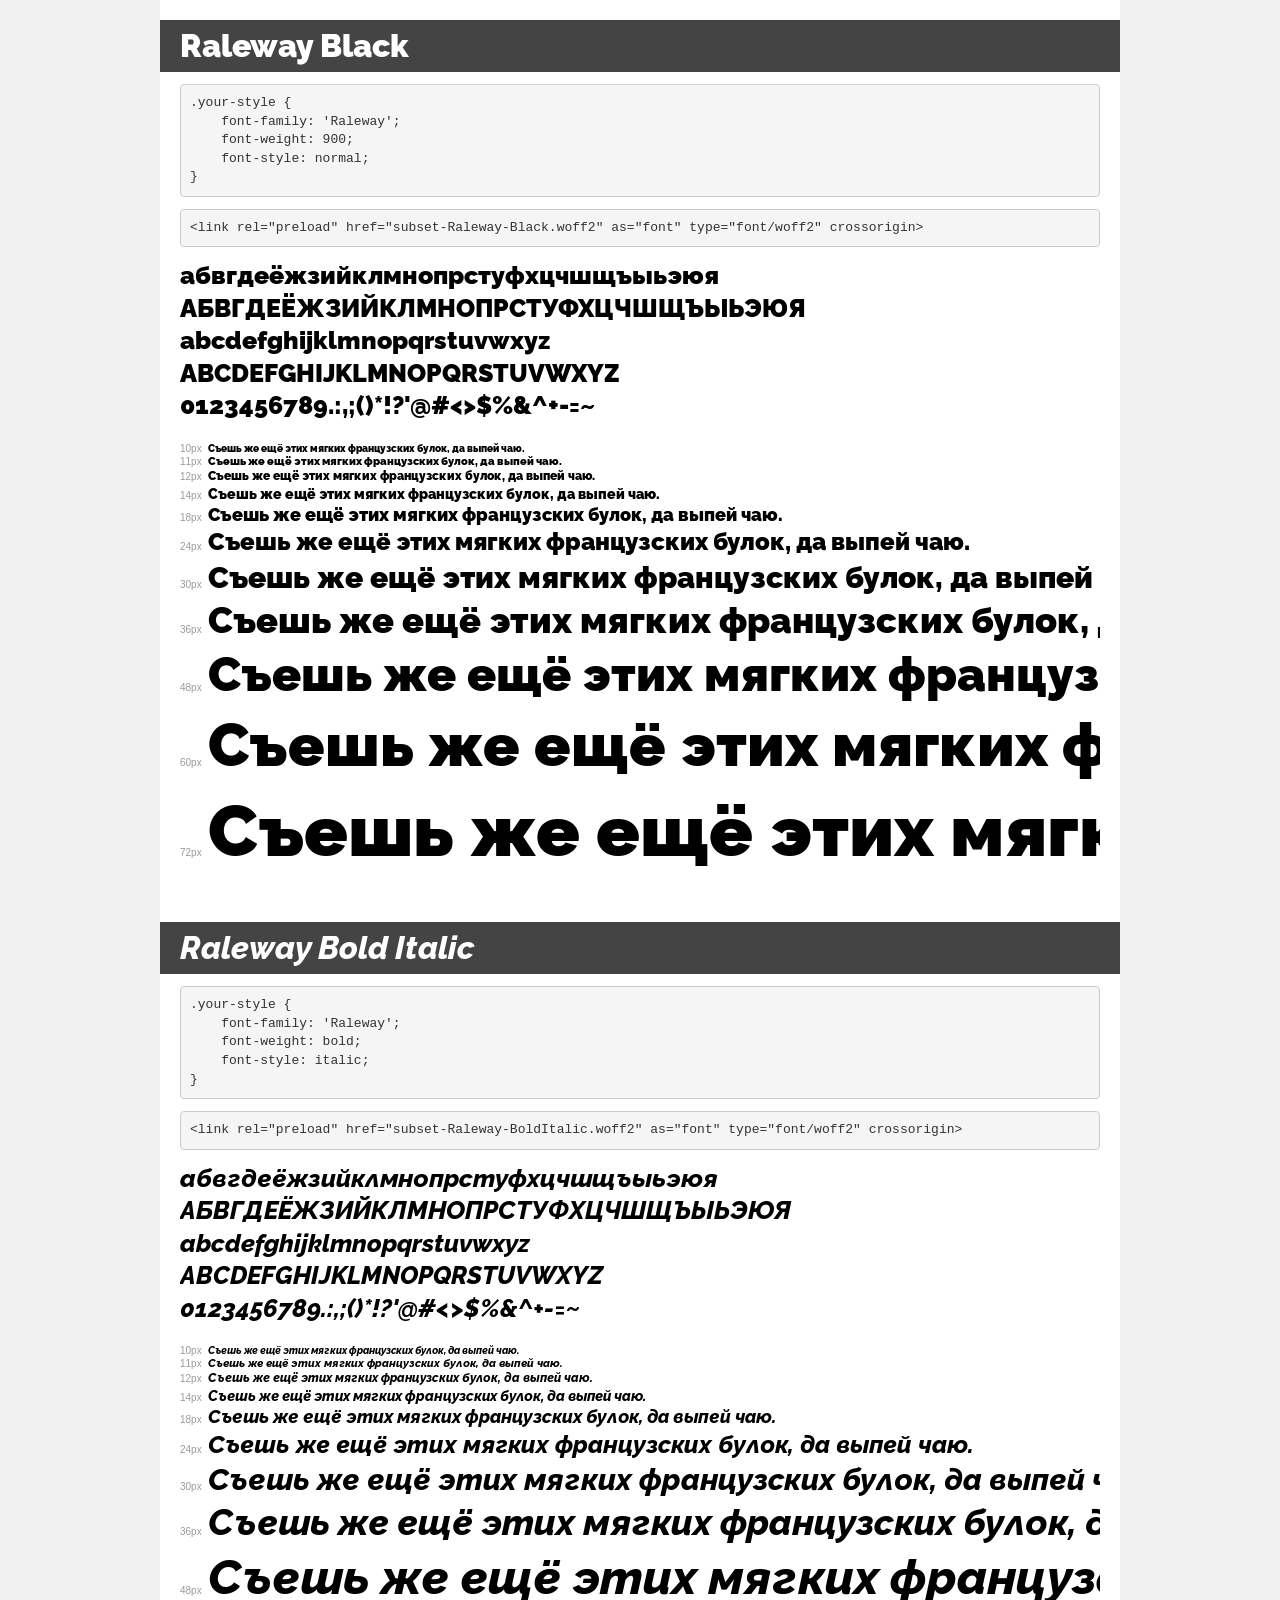
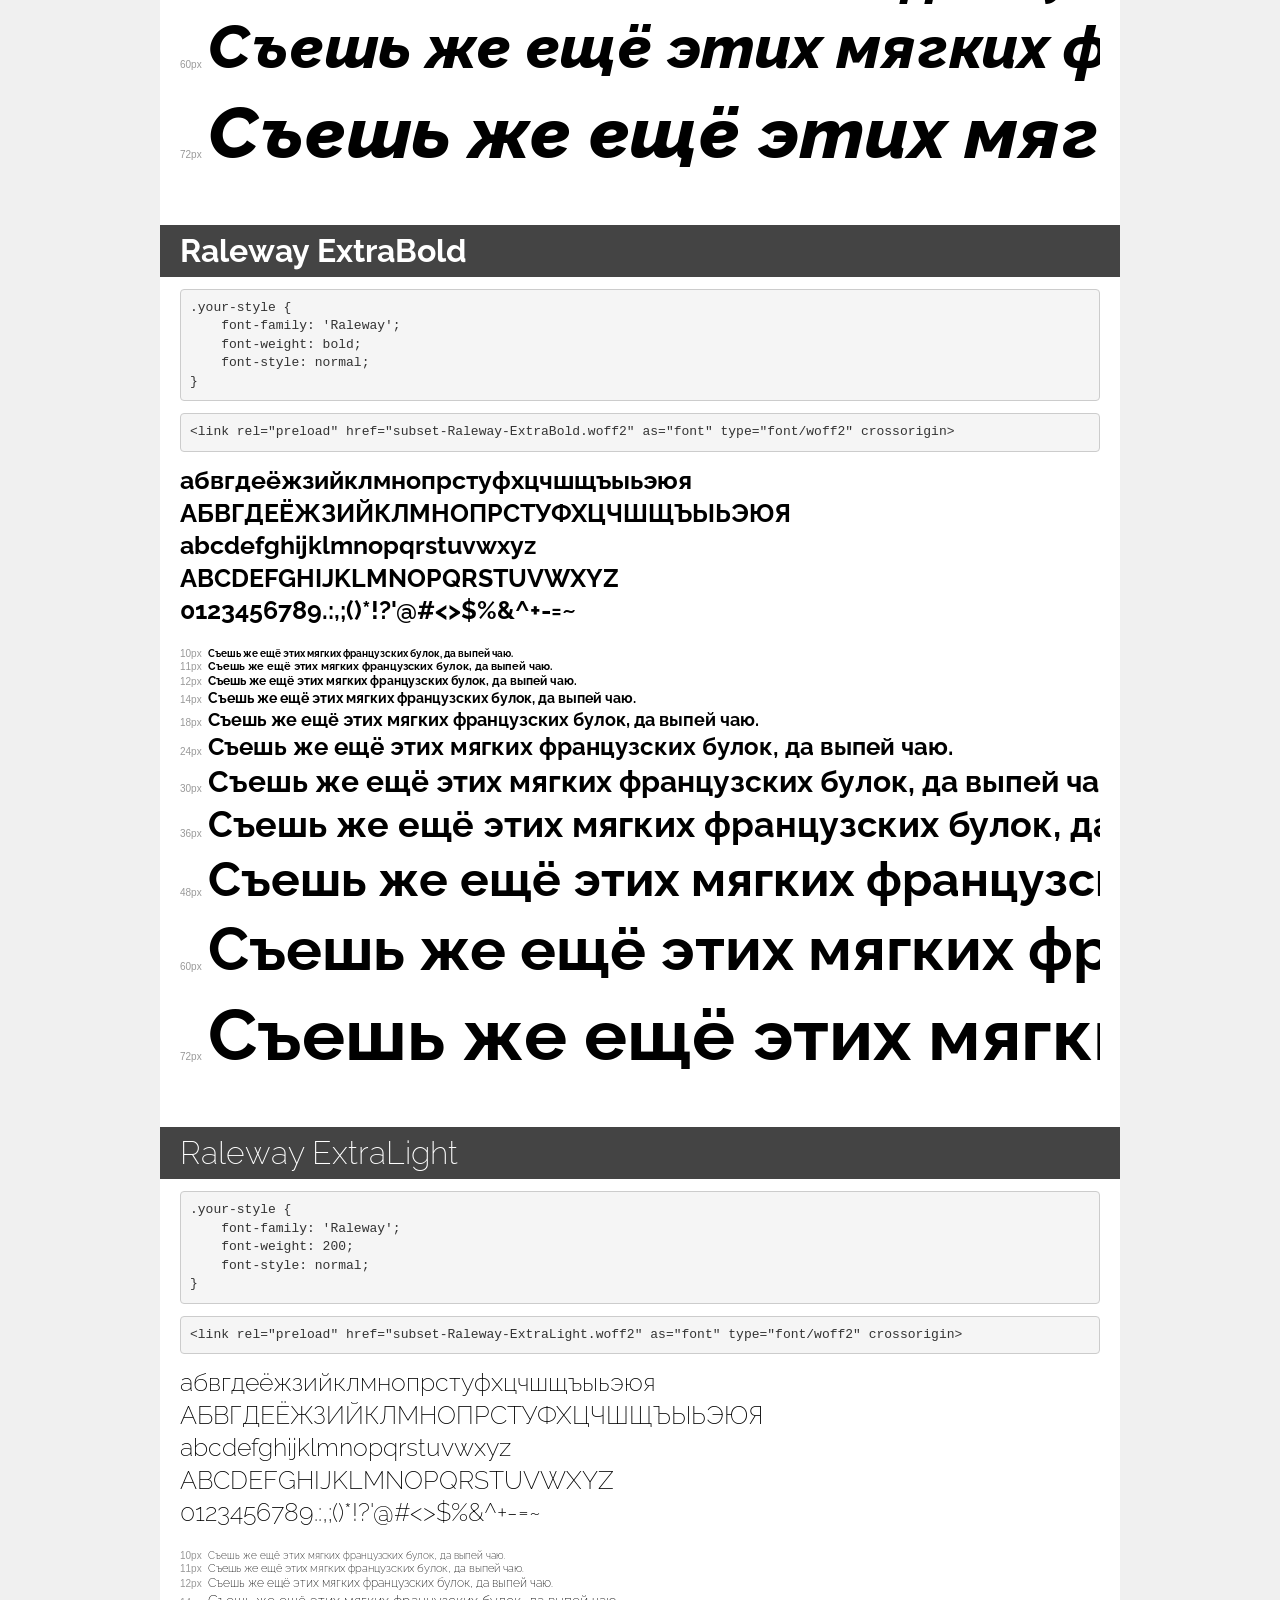
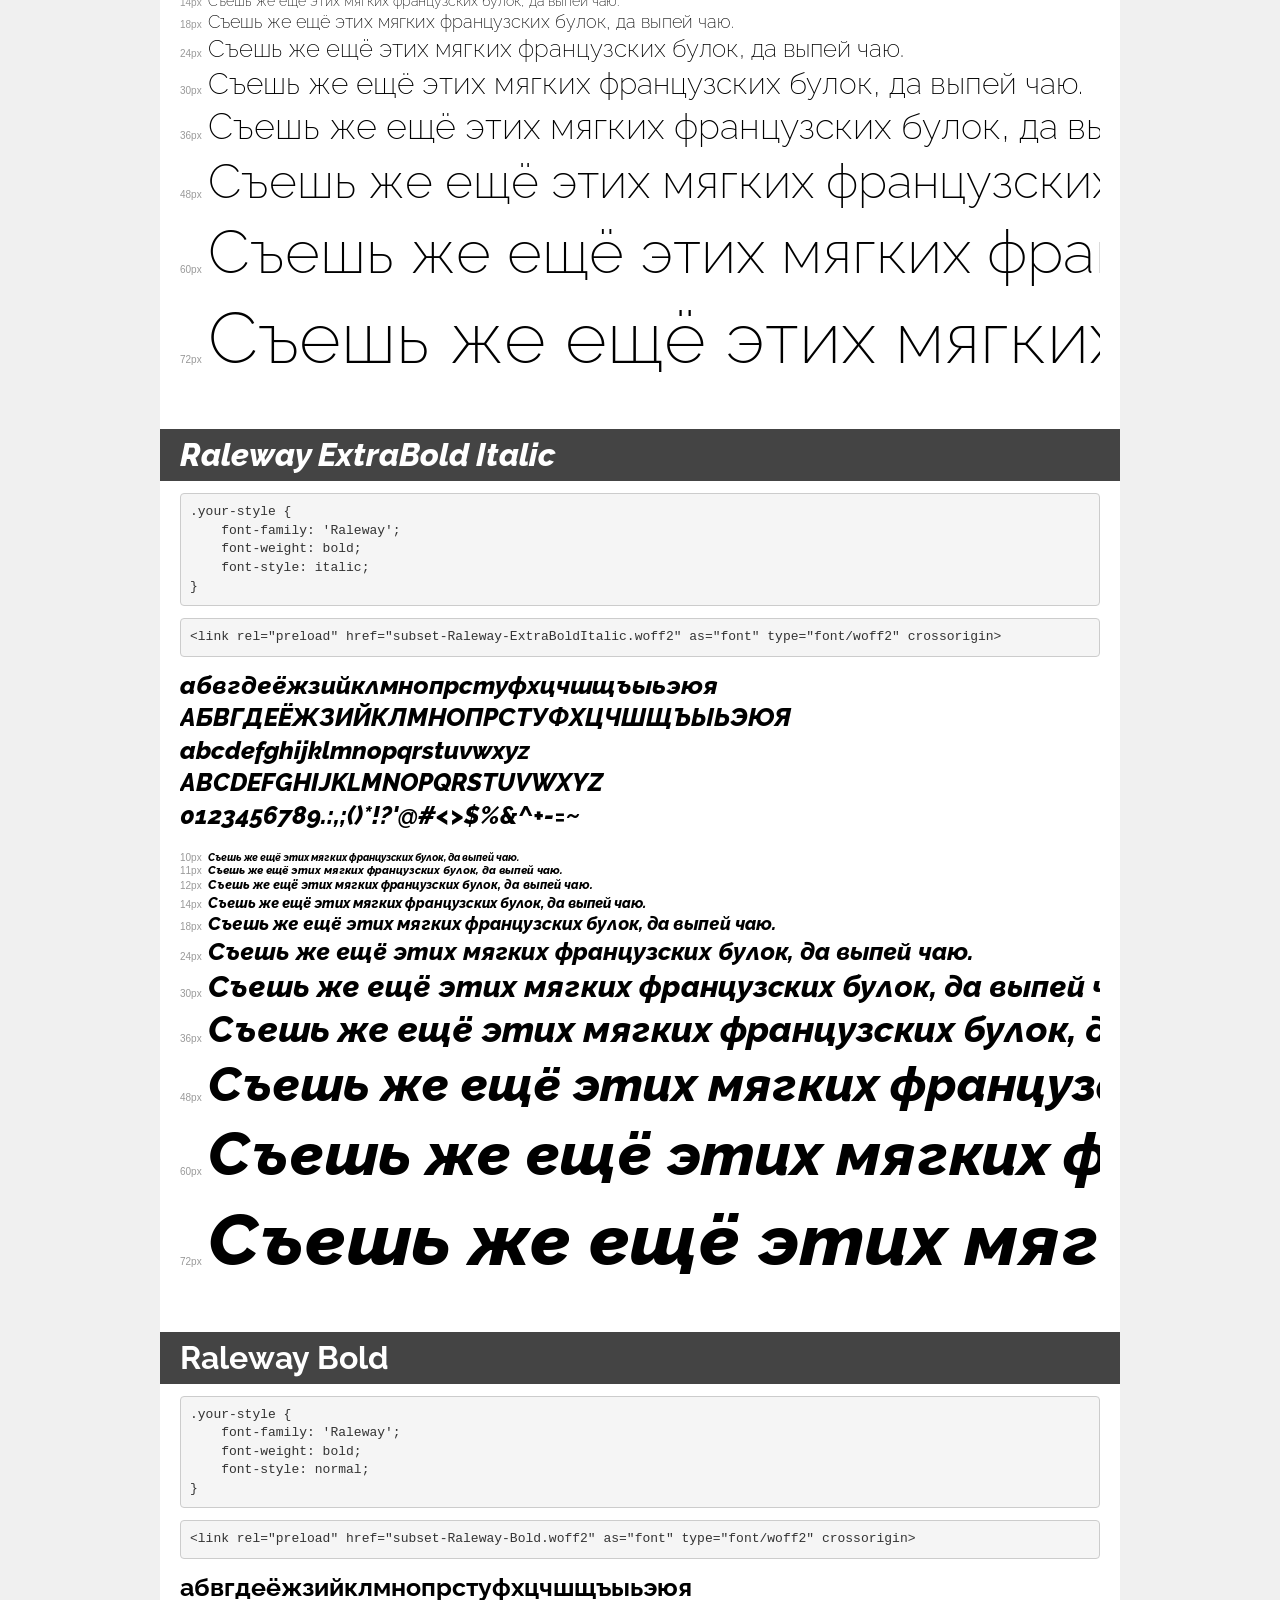
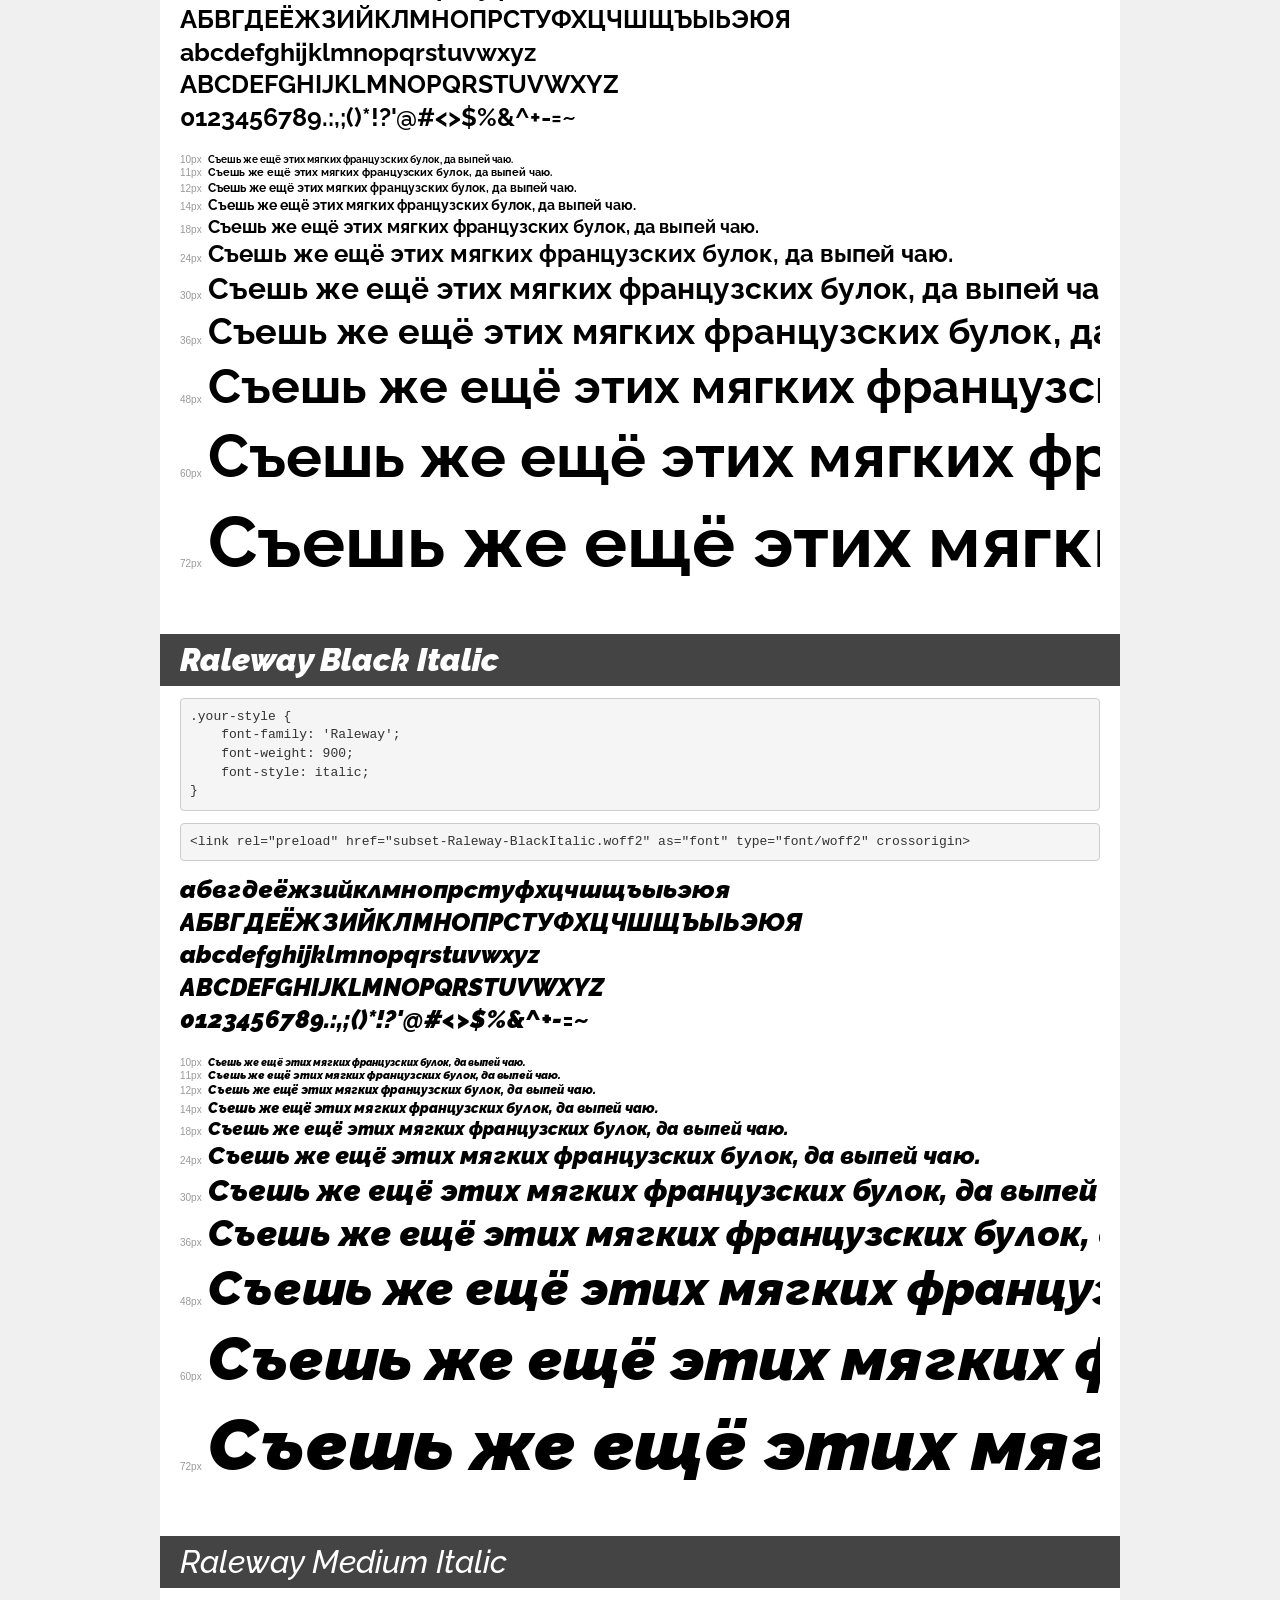
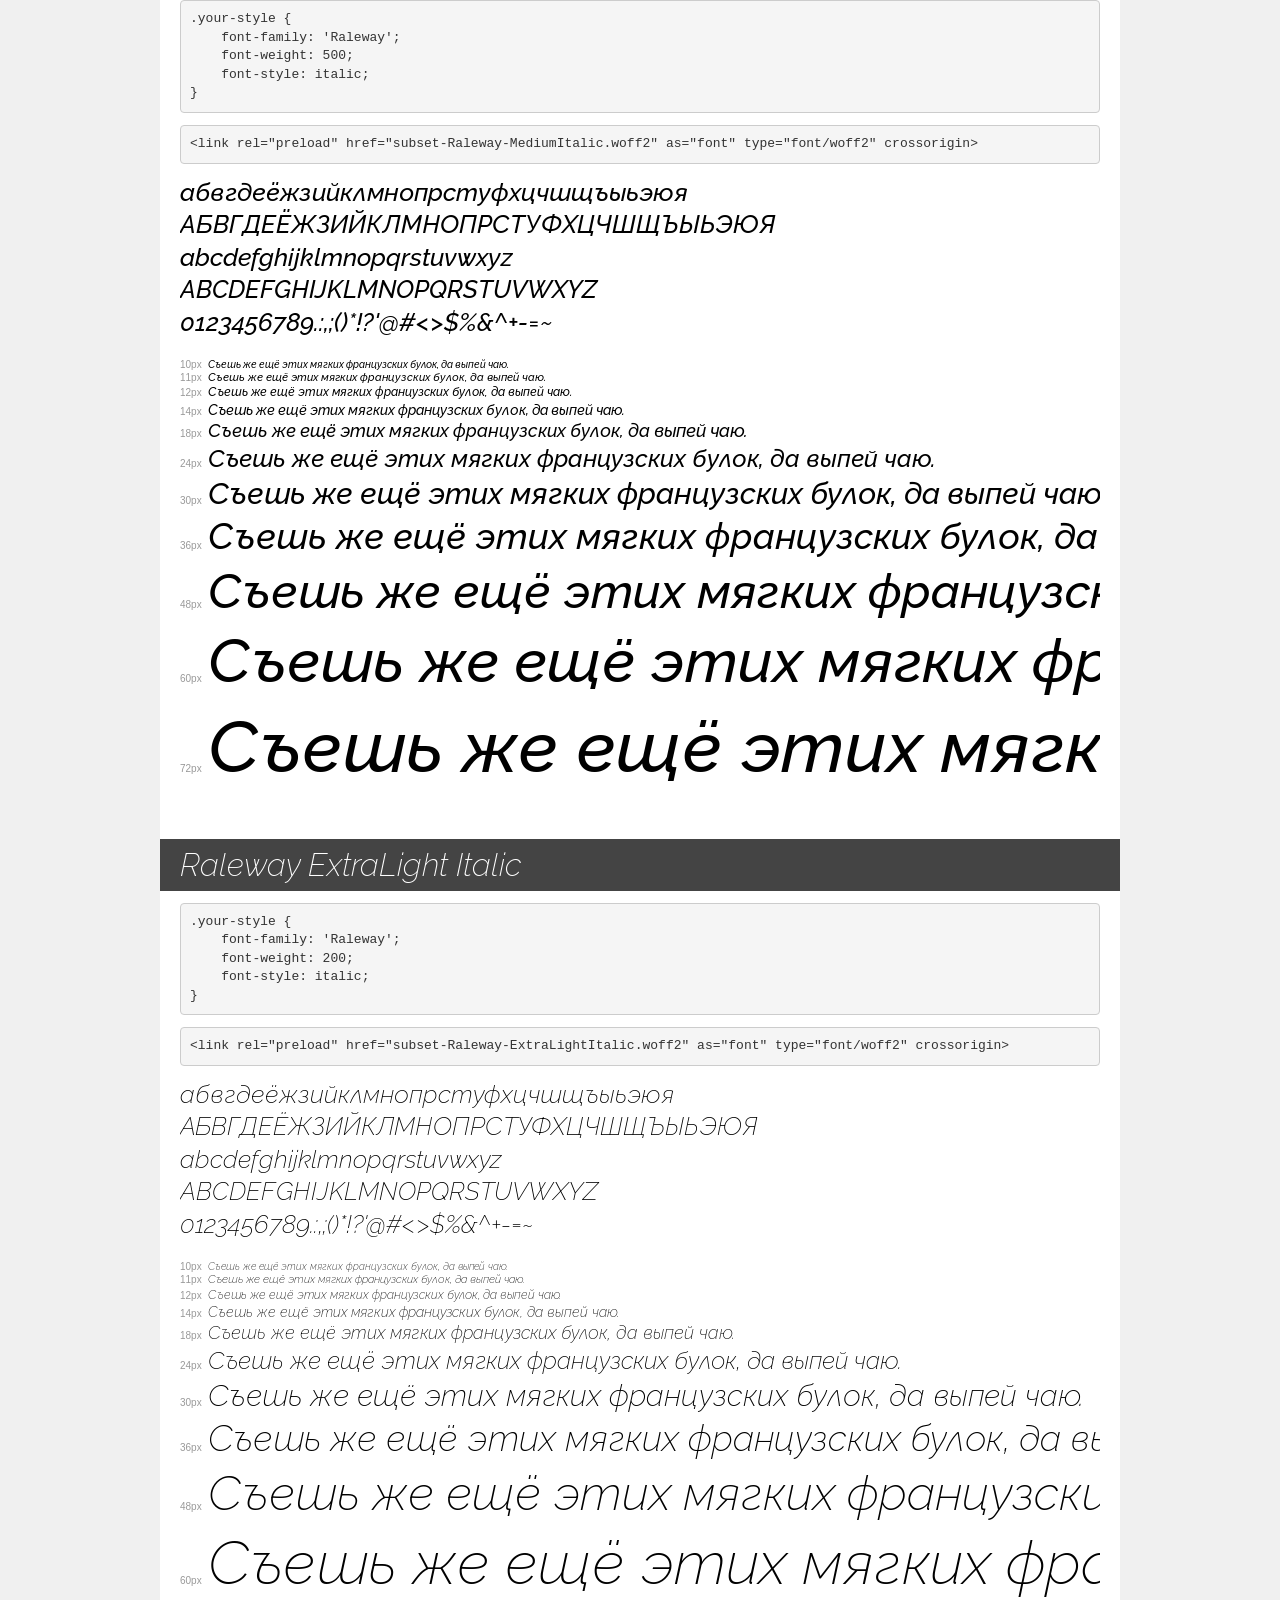
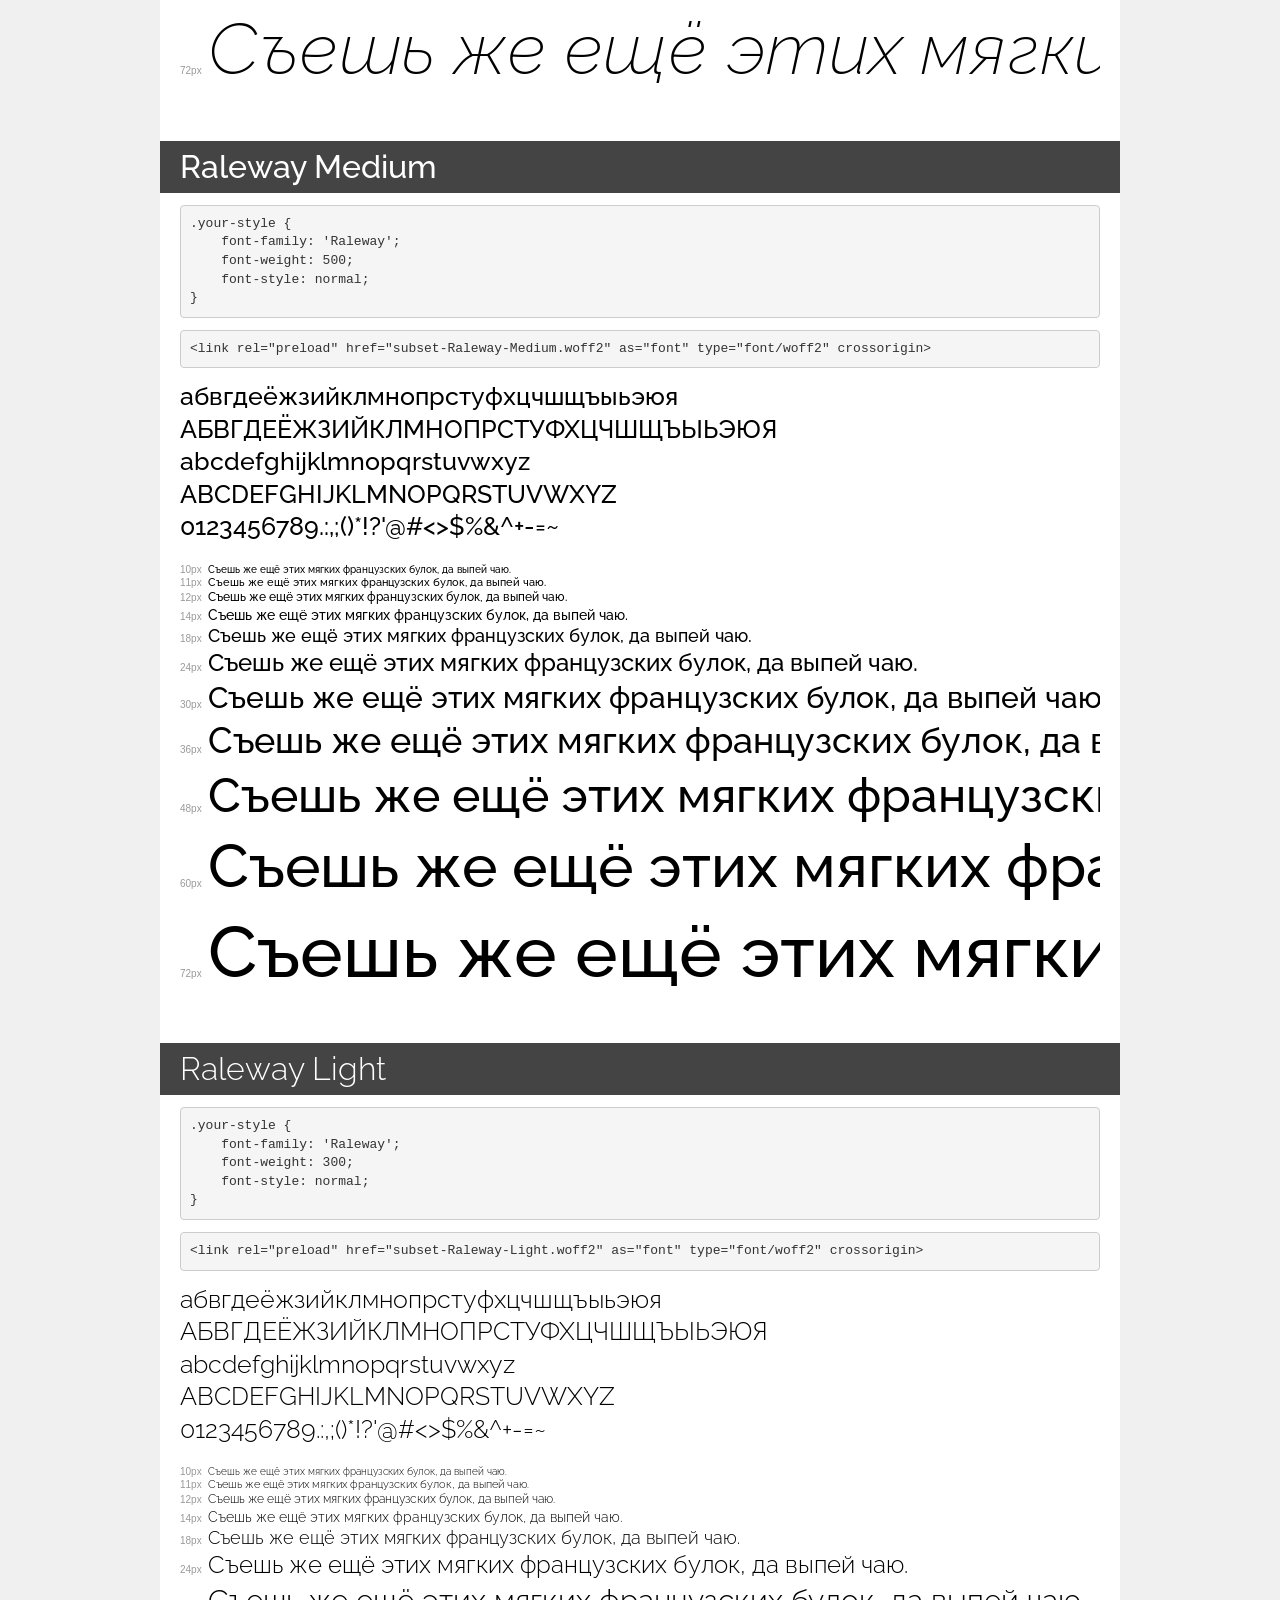
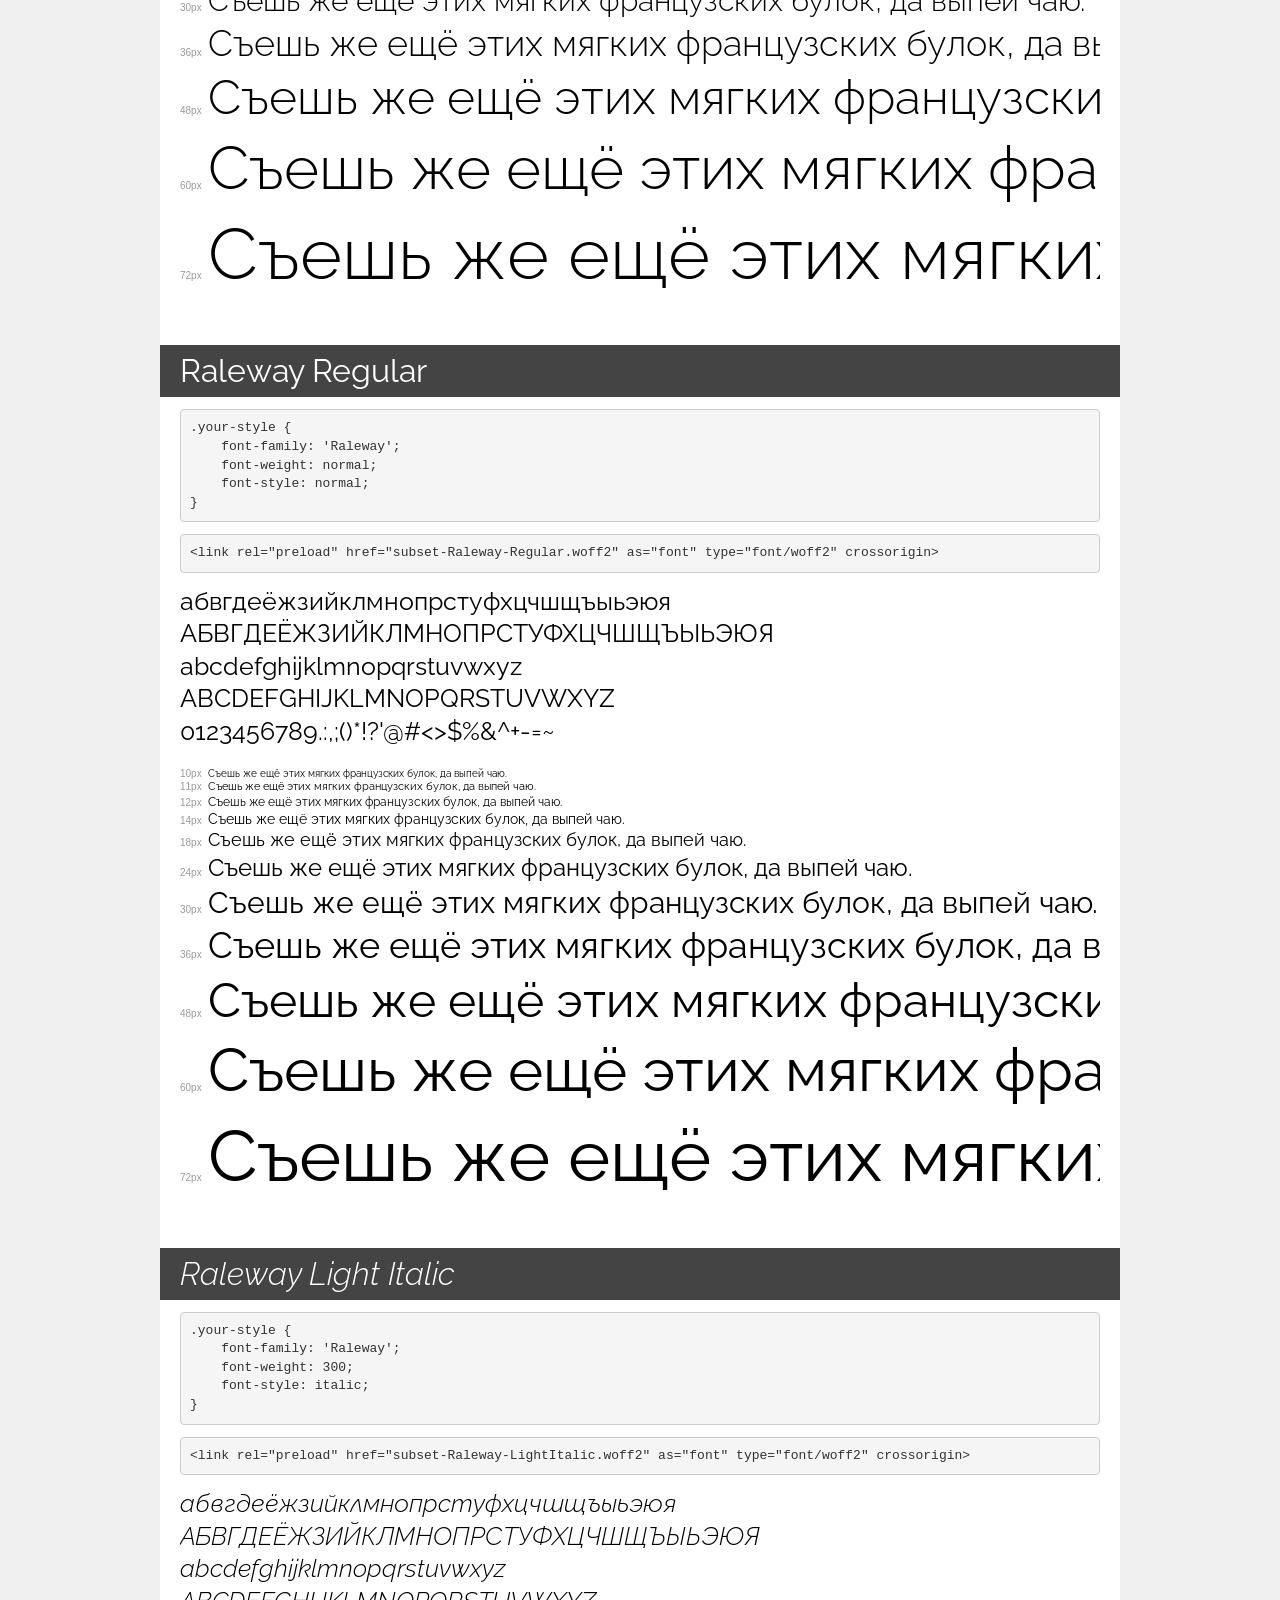
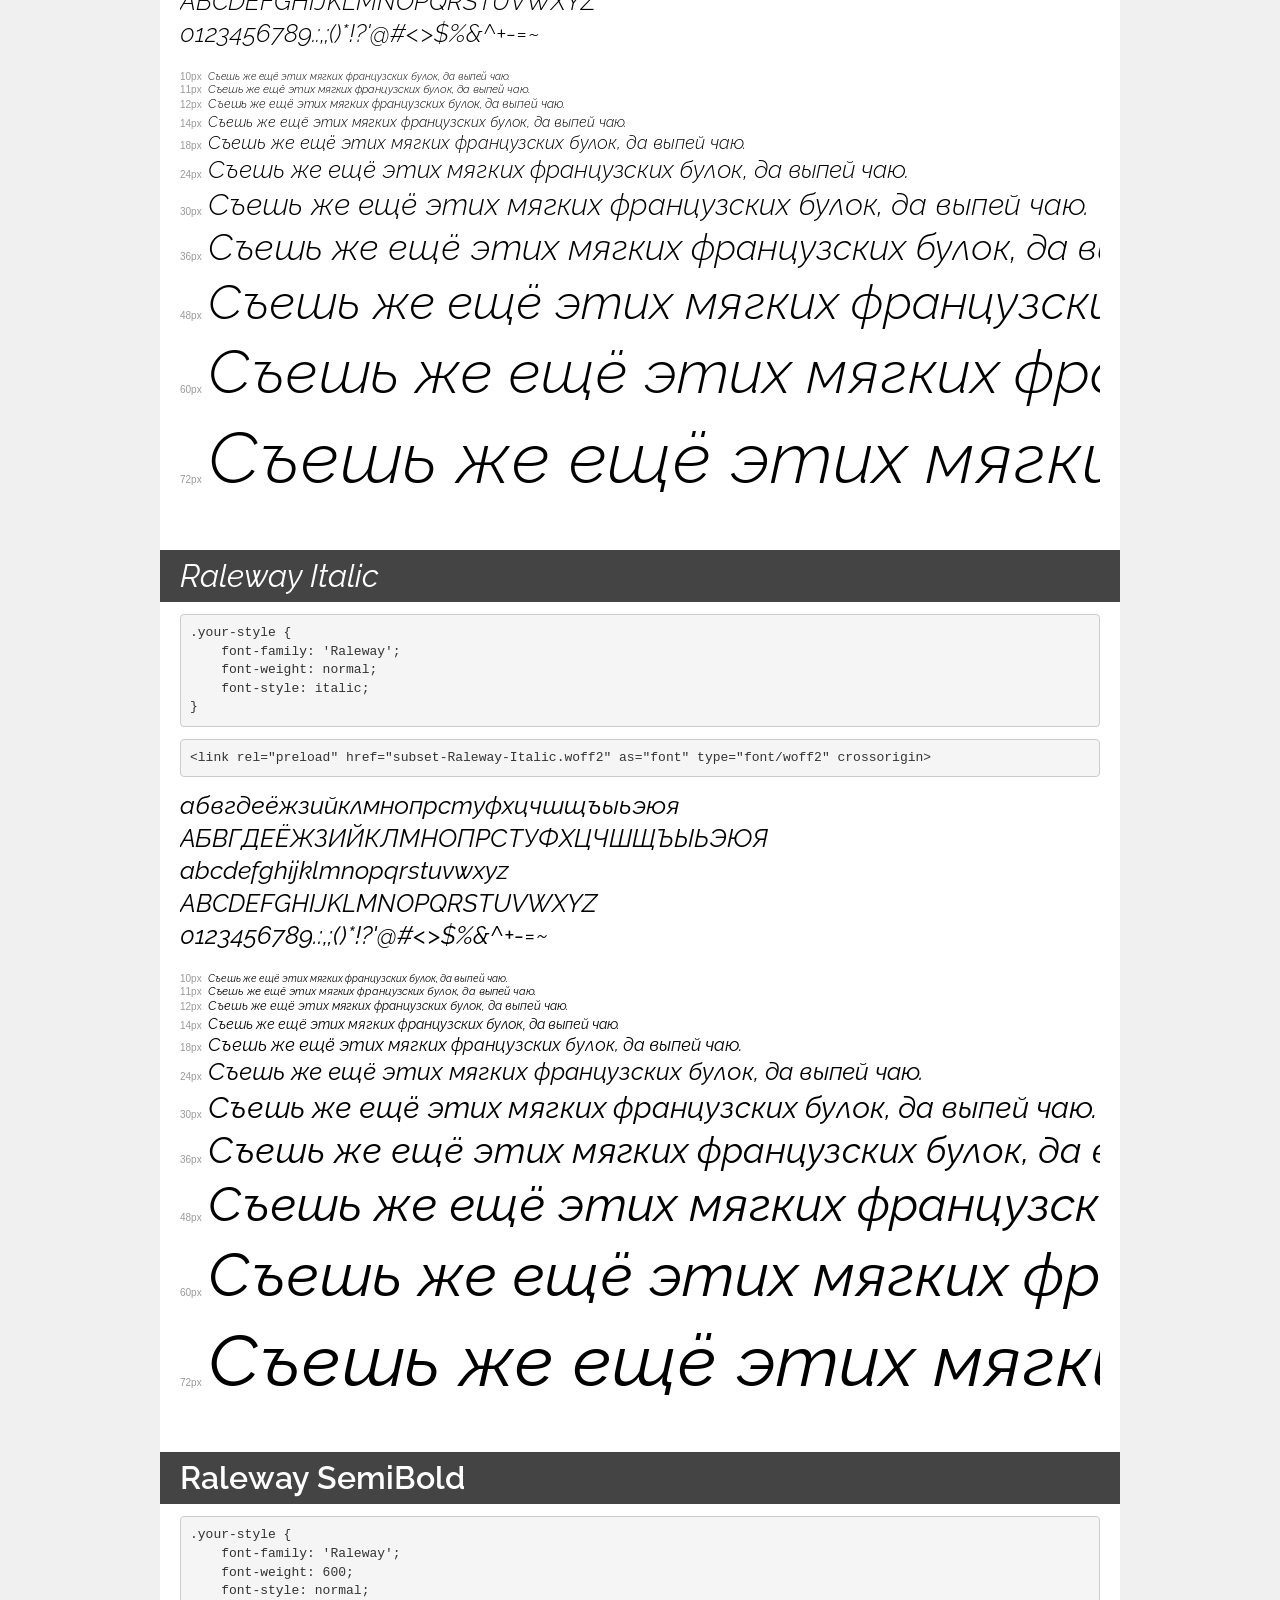
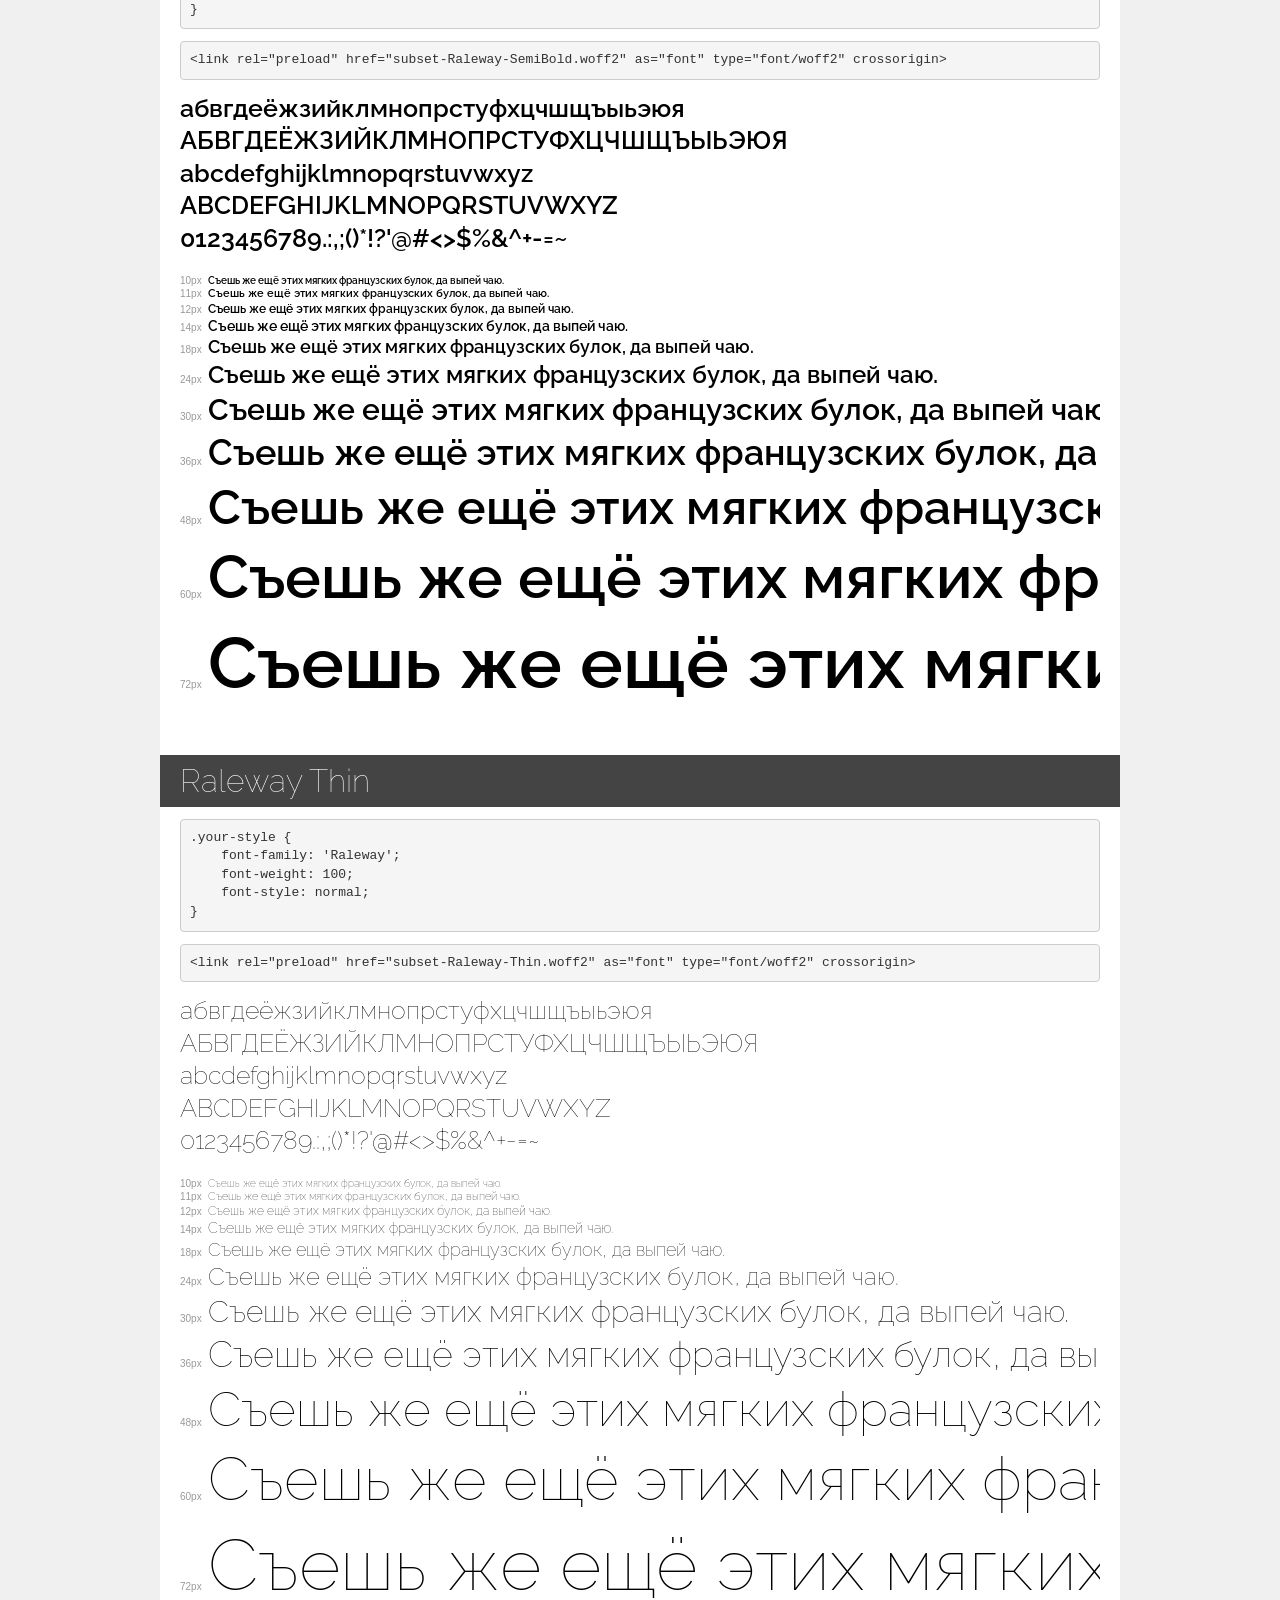
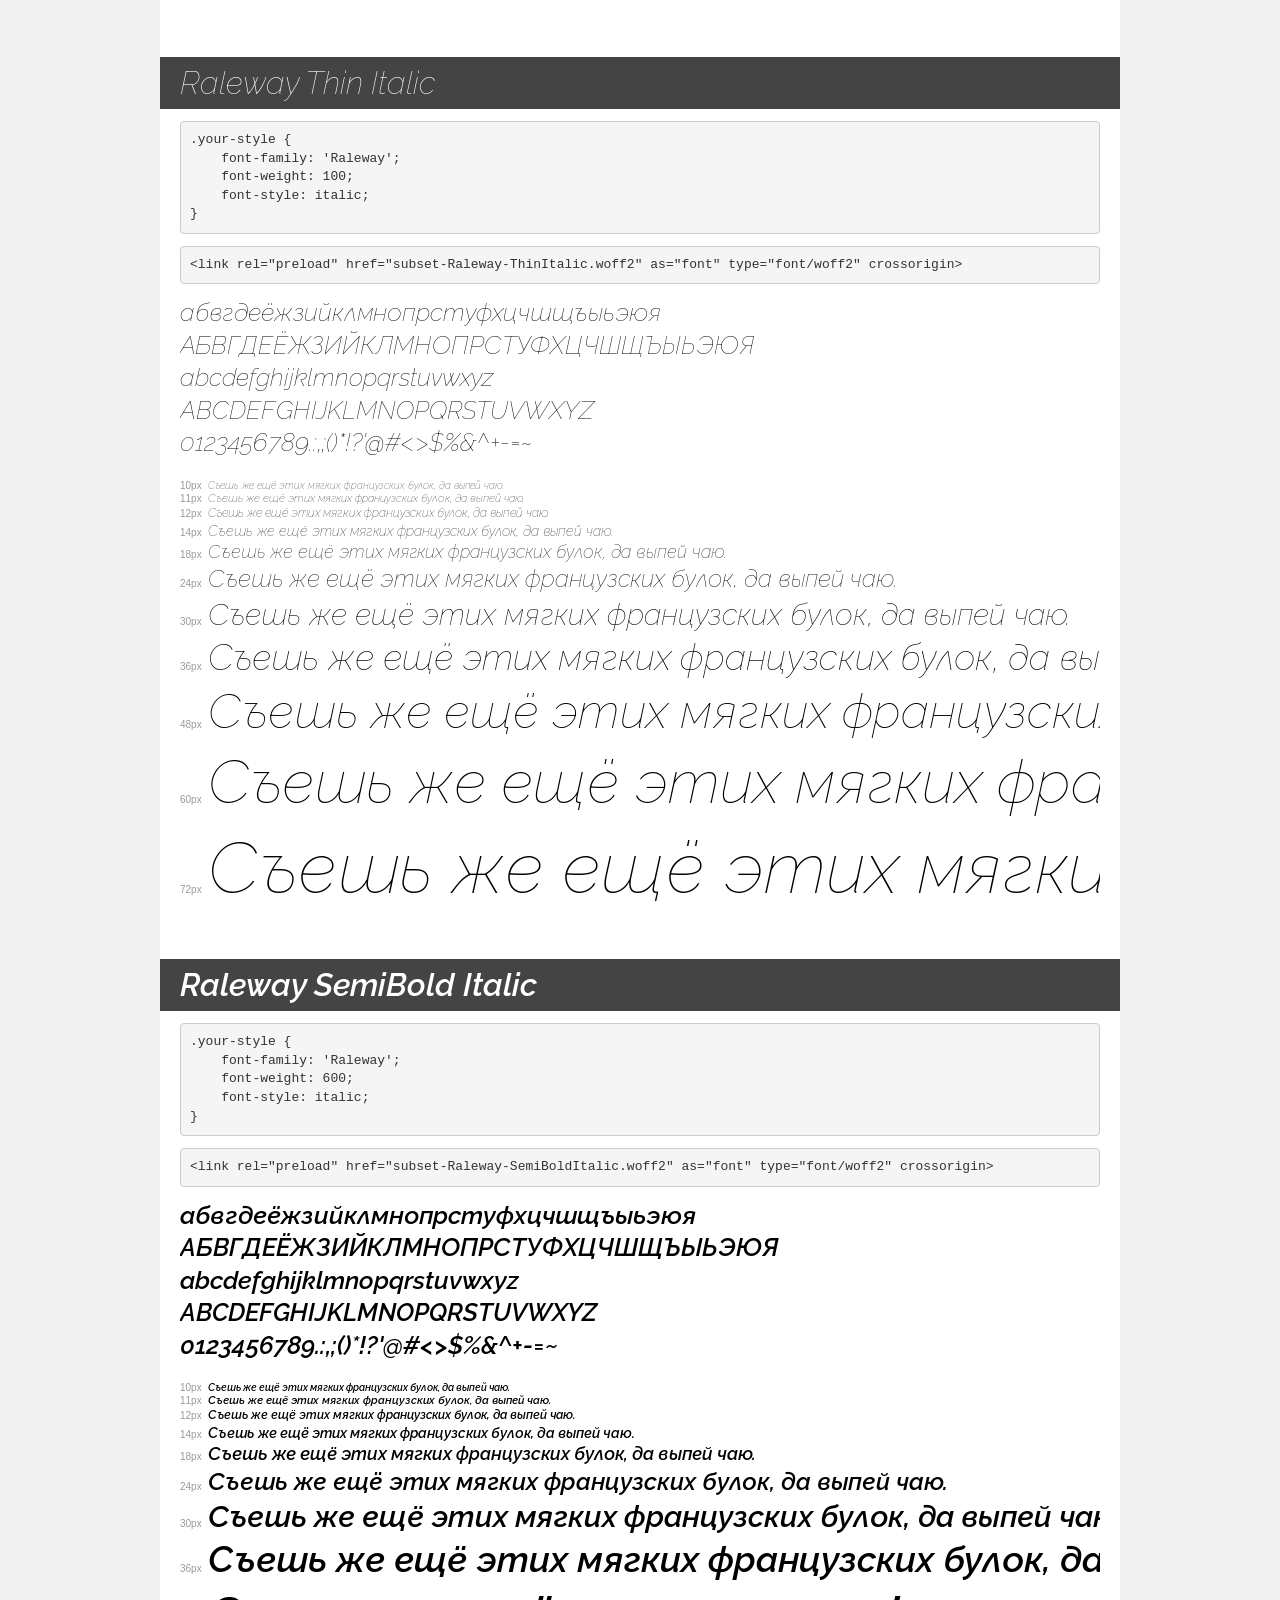
<file: fonts/demo.html>
<!DOCTYPE html>
<html lang="en">
<head>
    <meta charset="utf-8">
    <meta http-equiv="X-UA-Compatible" content="IE=edge">
    <meta name="viewport" content="width=device-width, initial-scale=1">
    <meta name="robots" content="noindex, noarchive">
    <meta name="format-detection" content="telephone=no">
    <title>Transfonter demo</title>
    <link href="stylesheet.css" rel="stylesheet">
    <style>
        /*
        http://meyerweb.com/eric/tools/css/reset/
        v2.0 | 20110126
        License: none (public domain)
        */
        html, body, div, span, applet, object, iframe,
        h1, h2, h3, h4, h5, h6, p, blockquote, pre,
        a, abbr, acronym, address, big, cite, code,
        del, dfn, em, img, ins, kbd, q, s, samp,
        small, strike, strong, sub, sup, tt, var,
        b, u, i, center,
        dl, dt, dd, ol, ul, li,
        fieldset, form, label, legend,
        table, caption, tbody, tfoot, thead, tr, th, td,
        article, aside, canvas, details, embed,
        figure, figcaption, footer, header, hgroup,
        menu, nav, output, ruby, section, summary,
        time, mark, audio, video {
            margin: 0;
            padding: 0;
            border: 0;
            font-size: 100%;
            font: inherit;
            vertical-align: baseline;
        }
        /* HTML5 display-role reset for older browsers */
        article, aside, details, figcaption, figure,
        footer, header, hgroup, menu, nav, section {
            display: block;
        }
        body {
            line-height: 1;
        }
        ol, ul {
            list-style: none;
        }
        blockquote, q {
            quotes: none;
        }
        blockquote:before, blockquote:after,
        q:before, q:after {
            content: '';
            content: none;
        }
        table {
            border-collapse: collapse;
            border-spacing: 0;
        }
        /* demo styles */
        body {
            background: #f0f0f0;
            color: #000;
        }
        .page {
            background: #fff;
            width: 920px;
            margin: 0 auto;
            padding: 20px 20px 0 20px;
            overflow: hidden;
        }
        .font-container {
            overflow-x: auto;
            overflow-y: hidden;
            margin-bottom: 40px;
            line-height: 1.3;
            white-space: nowrap;
            padding-bottom: 5px;
        }
        h1 {
            position: relative;
            background: #444;
            font-size: 32px;
            color: #fff;
            padding: 10px 20px;
            margin: 0 -20px 12px -20px;
        }
        .letters {
            font-size: 25px;
            margin-bottom: 20px;
        }
        .s10:before {
            content: '10px';
        }
        .s11:before {
            content: '11px';
        }
        .s12:before {
            content: '12px';
        }
        .s14:before {
            content: '14px';
        }
        .s18:before {
            content: '18px';
        }
        .s24:before {
            content: '24px';
        }
        .s30:before {
            content: '30px';
        }
        .s36:before {
            content: '36px';
        }
        .s48:before {
            content: '48px';
        }
        .s60:before {
            content: '60px';
        }
        .s72:before {
            content: '72px';
        }
        .s10:before, .s11:before, .s12:before, .s14:before,
        .s18:before, .s24:before, .s30:before, .s36:before,
        .s48:before, .s60:before, .s72:before {
            font-family: Arial, sans-serif;
            font-size: 10px;
            font-weight: normal;
            font-style: normal;
            color: #999;
            padding-right: 6px;
        }
        pre {
            display: block;
            padding: 9px;
            margin: 0 0 12px;
            font-family: Monaco, Menlo, Consolas, "Courier New", monospace;
            font-size: 13px;
            line-height: 1.428571429;
            color: #333;
            font-weight: normal;
            font-style: normal;
            background-color: #f5f5f5;
            border: 1px solid #ccc;
            overflow-x: auto;
            border-radius: 4px;
        }
        /* responsive */
        @media (max-width: 959px) {
            .page {
                width: auto;
                margin: 0;
            }
        }
    </style>
</head>
<body>
<div class="page">
    <div class="demo">
        <h1 style="font-family: 'Raleway'; font-weight: 900; font-style: normal;">Raleway Black</h1>
        <pre title="Usage">.your-style {
    font-family: 'Raleway';
    font-weight: 900;
    font-style: normal;
}</pre>
        <pre title="Preload (optional)">
&lt;link rel=&quot;preload&quot; href=&quot;subset-Raleway-Black.woff2&quot; as=&quot;font&quot; type=&quot;font/woff2&quot; crossorigin&gt;</pre>
        <div class="font-container" style="font-family: 'Raleway'; font-weight: 900; font-style: normal;">
            <p class="letters">
                абвгдеёжзийклмнопрстуфхцчшщъыьэюя<br>
АБВГДЕЁЖЗИЙКЛМНОПРСТУФХЦЧШЩЪЫЬЭЮЯ<br>
abcdefghijklmnopqrstuvwxyz<br>
ABCDEFGHIJKLMNOPQRSTUVWXYZ<br>
                0123456789.:,;()*!?'@#&lt;&gt;$%&^+-=~
            </p>
            <p class="s10" style="font-size: 10px;">Съешь же ещё этих мягких французских булок, да выпей чаю.</p>
            <p class="s11" style="font-size: 11px;">Съешь же ещё этих мягких французских булок, да выпей чаю.</p>
            <p class="s12" style="font-size: 12px;">Съешь же ещё этих мягких французских булок, да выпей чаю.</p>
            <p class="s14" style="font-size: 14px;">Съешь же ещё этих мягких французских булок, да выпей чаю.</p>
            <p class="s18" style="font-size: 18px;">Съешь же ещё этих мягких французских булок, да выпей чаю.</p>
            <p class="s24" style="font-size: 24px;">Съешь же ещё этих мягких французских булок, да выпей чаю.</p>
            <p class="s30" style="font-size: 30px;">Съешь же ещё этих мягких французских булок, да выпей чаю.</p>
            <p class="s36" style="font-size: 36px;">Съешь же ещё этих мягких французских булок, да выпей чаю.</p>
            <p class="s48" style="font-size: 48px;">Съешь же ещё этих мягких французских булок, да выпей чаю.</p>
            <p class="s60" style="font-size: 60px;">Съешь же ещё этих мягких французских булок, да выпей чаю.</p>
            <p class="s72" style="font-size: 72px;">Съешь же ещё этих мягких французских булок, да выпей чаю.</p>
        </div>
    </div>

    <div class="demo">
        <h1 style="font-family: 'Raleway'; font-weight: bold; font-style: italic;">Raleway Bold Italic</h1>
        <pre title="Usage">.your-style {
    font-family: 'Raleway';
    font-weight: bold;
    font-style: italic;
}</pre>
        <pre title="Preload (optional)">
&lt;link rel=&quot;preload&quot; href=&quot;subset-Raleway-BoldItalic.woff2&quot; as=&quot;font&quot; type=&quot;font/woff2&quot; crossorigin&gt;</pre>
        <div class="font-container" style="font-family: 'Raleway'; font-weight: bold; font-style: italic;">
            <p class="letters">
                абвгдеёжзийклмнопрстуфхцчшщъыьэюя<br>
АБВГДЕЁЖЗИЙКЛМНОПРСТУФХЦЧШЩЪЫЬЭЮЯ<br>
abcdefghijklmnopqrstuvwxyz<br>
ABCDEFGHIJKLMNOPQRSTUVWXYZ<br>
                0123456789.:,;()*!?'@#&lt;&gt;$%&^+-=~
            </p>
            <p class="s10" style="font-size: 10px;">Съешь же ещё этих мягких французских булок, да выпей чаю.</p>
            <p class="s11" style="font-size: 11px;">Съешь же ещё этих мягких французских булок, да выпей чаю.</p>
            <p class="s12" style="font-size: 12px;">Съешь же ещё этих мягких французских булок, да выпей чаю.</p>
            <p class="s14" style="font-size: 14px;">Съешь же ещё этих мягких французских булок, да выпей чаю.</p>
            <p class="s18" style="font-size: 18px;">Съешь же ещё этих мягких французских булок, да выпей чаю.</p>
            <p class="s24" style="font-size: 24px;">Съешь же ещё этих мягких французских булок, да выпей чаю.</p>
            <p class="s30" style="font-size: 30px;">Съешь же ещё этих мягких французских булок, да выпей чаю.</p>
            <p class="s36" style="font-size: 36px;">Съешь же ещё этих мягких французских булок, да выпей чаю.</p>
            <p class="s48" style="font-size: 48px;">Съешь же ещё этих мягких французских булок, да выпей чаю.</p>
            <p class="s60" style="font-size: 60px;">Съешь же ещё этих мягких французских булок, да выпей чаю.</p>
            <p class="s72" style="font-size: 72px;">Съешь же ещё этих мягких французских булок, да выпей чаю.</p>
        </div>
    </div>

    <div class="demo">
        <h1 style="font-family: 'Raleway'; font-weight: bold; font-style: normal;">Raleway ExtraBold</h1>
        <pre title="Usage">.your-style {
    font-family: 'Raleway';
    font-weight: bold;
    font-style: normal;
}</pre>
        <pre title="Preload (optional)">
&lt;link rel=&quot;preload&quot; href=&quot;subset-Raleway-ExtraBold.woff2&quot; as=&quot;font&quot; type=&quot;font/woff2&quot; crossorigin&gt;</pre>
        <div class="font-container" style="font-family: 'Raleway'; font-weight: bold; font-style: normal;">
            <p class="letters">
                абвгдеёжзийклмнопрстуфхцчшщъыьэюя<br>
АБВГДЕЁЖЗИЙКЛМНОПРСТУФХЦЧШЩЪЫЬЭЮЯ<br>
abcdefghijklmnopqrstuvwxyz<br>
ABCDEFGHIJKLMNOPQRSTUVWXYZ<br>
                0123456789.:,;()*!?'@#&lt;&gt;$%&^+-=~
            </p>
            <p class="s10" style="font-size: 10px;">Съешь же ещё этих мягких французских булок, да выпей чаю.</p>
            <p class="s11" style="font-size: 11px;">Съешь же ещё этих мягких французских булок, да выпей чаю.</p>
            <p class="s12" style="font-size: 12px;">Съешь же ещё этих мягких французских булок, да выпей чаю.</p>
            <p class="s14" style="font-size: 14px;">Съешь же ещё этих мягких французских булок, да выпей чаю.</p>
            <p class="s18" style="font-size: 18px;">Съешь же ещё этих мягких французских булок, да выпей чаю.</p>
            <p class="s24" style="font-size: 24px;">Съешь же ещё этих мягких французских булок, да выпей чаю.</p>
            <p class="s30" style="font-size: 30px;">Съешь же ещё этих мягких французских булок, да выпей чаю.</p>
            <p class="s36" style="font-size: 36px;">Съешь же ещё этих мягких французских булок, да выпей чаю.</p>
            <p class="s48" style="font-size: 48px;">Съешь же ещё этих мягких французских булок, да выпей чаю.</p>
            <p class="s60" style="font-size: 60px;">Съешь же ещё этих мягких французских булок, да выпей чаю.</p>
            <p class="s72" style="font-size: 72px;">Съешь же ещё этих мягких французских булок, да выпей чаю.</p>
        </div>
    </div>

    <div class="demo">
        <h1 style="font-family: 'Raleway'; font-weight: 200; font-style: normal;">Raleway ExtraLight</h1>
        <pre title="Usage">.your-style {
    font-family: 'Raleway';
    font-weight: 200;
    font-style: normal;
}</pre>
        <pre title="Preload (optional)">
&lt;link rel=&quot;preload&quot; href=&quot;subset-Raleway-ExtraLight.woff2&quot; as=&quot;font&quot; type=&quot;font/woff2&quot; crossorigin&gt;</pre>
        <div class="font-container" style="font-family: 'Raleway'; font-weight: 200; font-style: normal;">
            <p class="letters">
                абвгдеёжзийклмнопрстуфхцчшщъыьэюя<br>
АБВГДЕЁЖЗИЙКЛМНОПРСТУФХЦЧШЩЪЫЬЭЮЯ<br>
abcdefghijklmnopqrstuvwxyz<br>
ABCDEFGHIJKLMNOPQRSTUVWXYZ<br>
                0123456789.:,;()*!?'@#&lt;&gt;$%&^+-=~
            </p>
            <p class="s10" style="font-size: 10px;">Съешь же ещё этих мягких французских булок, да выпей чаю.</p>
            <p class="s11" style="font-size: 11px;">Съешь же ещё этих мягких французских булок, да выпей чаю.</p>
            <p class="s12" style="font-size: 12px;">Съешь же ещё этих мягких французских булок, да выпей чаю.</p>
            <p class="s14" style="font-size: 14px;">Съешь же ещё этих мягких французских булок, да выпей чаю.</p>
            <p class="s18" style="font-size: 18px;">Съешь же ещё этих мягких французских булок, да выпей чаю.</p>
            <p class="s24" style="font-size: 24px;">Съешь же ещё этих мягких французских булок, да выпей чаю.</p>
            <p class="s30" style="font-size: 30px;">Съешь же ещё этих мягких французских булок, да выпей чаю.</p>
            <p class="s36" style="font-size: 36px;">Съешь же ещё этих мягких французских булок, да выпей чаю.</p>
            <p class="s48" style="font-size: 48px;">Съешь же ещё этих мягких французских булок, да выпей чаю.</p>
            <p class="s60" style="font-size: 60px;">Съешь же ещё этих мягких французских булок, да выпей чаю.</p>
            <p class="s72" style="font-size: 72px;">Съешь же ещё этих мягких французских булок, да выпей чаю.</p>
        </div>
    </div>

    <div class="demo">
        <h1 style="font-family: 'Raleway'; font-weight: bold; font-style: italic;">Raleway ExtraBold Italic</h1>
        <pre title="Usage">.your-style {
    font-family: 'Raleway';
    font-weight: bold;
    font-style: italic;
}</pre>
        <pre title="Preload (optional)">
&lt;link rel=&quot;preload&quot; href=&quot;subset-Raleway-ExtraBoldItalic.woff2&quot; as=&quot;font&quot; type=&quot;font/woff2&quot; crossorigin&gt;</pre>
        <div class="font-container" style="font-family: 'Raleway'; font-weight: bold; font-style: italic;">
            <p class="letters">
                абвгдеёжзийклмнопрстуфхцчшщъыьэюя<br>
АБВГДЕЁЖЗИЙКЛМНОПРСТУФХЦЧШЩЪЫЬЭЮЯ<br>
abcdefghijklmnopqrstuvwxyz<br>
ABCDEFGHIJKLMNOPQRSTUVWXYZ<br>
                0123456789.:,;()*!?'@#&lt;&gt;$%&^+-=~
            </p>
            <p class="s10" style="font-size: 10px;">Съешь же ещё этих мягких французских булок, да выпей чаю.</p>
            <p class="s11" style="font-size: 11px;">Съешь же ещё этих мягких французских булок, да выпей чаю.</p>
            <p class="s12" style="font-size: 12px;">Съешь же ещё этих мягких французских булок, да выпей чаю.</p>
            <p class="s14" style="font-size: 14px;">Съешь же ещё этих мягких французских булок, да выпей чаю.</p>
            <p class="s18" style="font-size: 18px;">Съешь же ещё этих мягких французских булок, да выпей чаю.</p>
            <p class="s24" style="font-size: 24px;">Съешь же ещё этих мягких французских булок, да выпей чаю.</p>
            <p class="s30" style="font-size: 30px;">Съешь же ещё этих мягких французских булок, да выпей чаю.</p>
            <p class="s36" style="font-size: 36px;">Съешь же ещё этих мягких французских булок, да выпей чаю.</p>
            <p class="s48" style="font-size: 48px;">Съешь же ещё этих мягких французских булок, да выпей чаю.</p>
            <p class="s60" style="font-size: 60px;">Съешь же ещё этих мягких французских булок, да выпей чаю.</p>
            <p class="s72" style="font-size: 72px;">Съешь же ещё этих мягких французских булок, да выпей чаю.</p>
        </div>
    </div>

    <div class="demo">
        <h1 style="font-family: 'Raleway'; font-weight: bold; font-style: normal;">Raleway Bold</h1>
        <pre title="Usage">.your-style {
    font-family: 'Raleway';
    font-weight: bold;
    font-style: normal;
}</pre>
        <pre title="Preload (optional)">
&lt;link rel=&quot;preload&quot; href=&quot;subset-Raleway-Bold.woff2&quot; as=&quot;font&quot; type=&quot;font/woff2&quot; crossorigin&gt;</pre>
        <div class="font-container" style="font-family: 'Raleway'; font-weight: bold; font-style: normal;">
            <p class="letters">
                абвгдеёжзийклмнопрстуфхцчшщъыьэюя<br>
АБВГДЕЁЖЗИЙКЛМНОПРСТУФХЦЧШЩЪЫЬЭЮЯ<br>
abcdefghijklmnopqrstuvwxyz<br>
ABCDEFGHIJKLMNOPQRSTUVWXYZ<br>
                0123456789.:,;()*!?'@#&lt;&gt;$%&^+-=~
            </p>
            <p class="s10" style="font-size: 10px;">Съешь же ещё этих мягких французских булок, да выпей чаю.</p>
            <p class="s11" style="font-size: 11px;">Съешь же ещё этих мягких французских булок, да выпей чаю.</p>
            <p class="s12" style="font-size: 12px;">Съешь же ещё этих мягких французских булок, да выпей чаю.</p>
            <p class="s14" style="font-size: 14px;">Съешь же ещё этих мягких французских булок, да выпей чаю.</p>
            <p class="s18" style="font-size: 18px;">Съешь же ещё этих мягких французских булок, да выпей чаю.</p>
            <p class="s24" style="font-size: 24px;">Съешь же ещё этих мягких французских булок, да выпей чаю.</p>
            <p class="s30" style="font-size: 30px;">Съешь же ещё этих мягких французских булок, да выпей чаю.</p>
            <p class="s36" style="font-size: 36px;">Съешь же ещё этих мягких французских булок, да выпей чаю.</p>
            <p class="s48" style="font-size: 48px;">Съешь же ещё этих мягких французских булок, да выпей чаю.</p>
            <p class="s60" style="font-size: 60px;">Съешь же ещё этих мягких французских булок, да выпей чаю.</p>
            <p class="s72" style="font-size: 72px;">Съешь же ещё этих мягких французских булок, да выпей чаю.</p>
        </div>
    </div>

    <div class="demo">
        <h1 style="font-family: 'Raleway'; font-weight: 900; font-style: italic;">Raleway Black Italic</h1>
        <pre title="Usage">.your-style {
    font-family: 'Raleway';
    font-weight: 900;
    font-style: italic;
}</pre>
        <pre title="Preload (optional)">
&lt;link rel=&quot;preload&quot; href=&quot;subset-Raleway-BlackItalic.woff2&quot; as=&quot;font&quot; type=&quot;font/woff2&quot; crossorigin&gt;</pre>
        <div class="font-container" style="font-family: 'Raleway'; font-weight: 900; font-style: italic;">
            <p class="letters">
                абвгдеёжзийклмнопрстуфхцчшщъыьэюя<br>
АБВГДЕЁЖЗИЙКЛМНОПРСТУФХЦЧШЩЪЫЬЭЮЯ<br>
abcdefghijklmnopqrstuvwxyz<br>
ABCDEFGHIJKLMNOPQRSTUVWXYZ<br>
                0123456789.:,;()*!?'@#&lt;&gt;$%&^+-=~
            </p>
            <p class="s10" style="font-size: 10px;">Съешь же ещё этих мягких французских булок, да выпей чаю.</p>
            <p class="s11" style="font-size: 11px;">Съешь же ещё этих мягких французских булок, да выпей чаю.</p>
            <p class="s12" style="font-size: 12px;">Съешь же ещё этих мягких французских булок, да выпей чаю.</p>
            <p class="s14" style="font-size: 14px;">Съешь же ещё этих мягких французских булок, да выпей чаю.</p>
            <p class="s18" style="font-size: 18px;">Съешь же ещё этих мягких французских булок, да выпей чаю.</p>
            <p class="s24" style="font-size: 24px;">Съешь же ещё этих мягких французских булок, да выпей чаю.</p>
            <p class="s30" style="font-size: 30px;">Съешь же ещё этих мягких французских булок, да выпей чаю.</p>
            <p class="s36" style="font-size: 36px;">Съешь же ещё этих мягких французских булок, да выпей чаю.</p>
            <p class="s48" style="font-size: 48px;">Съешь же ещё этих мягких французских булок, да выпей чаю.</p>
            <p class="s60" style="font-size: 60px;">Съешь же ещё этих мягких французских булок, да выпей чаю.</p>
            <p class="s72" style="font-size: 72px;">Съешь же ещё этих мягких французских булок, да выпей чаю.</p>
        </div>
    </div>

    <div class="demo">
        <h1 style="font-family: 'Raleway'; font-weight: 500; font-style: italic;">Raleway Medium Italic</h1>
        <pre title="Usage">.your-style {
    font-family: 'Raleway';
    font-weight: 500;
    font-style: italic;
}</pre>
        <pre title="Preload (optional)">
&lt;link rel=&quot;preload&quot; href=&quot;subset-Raleway-MediumItalic.woff2&quot; as=&quot;font&quot; type=&quot;font/woff2&quot; crossorigin&gt;</pre>
        <div class="font-container" style="font-family: 'Raleway'; font-weight: 500; font-style: italic;">
            <p class="letters">
                абвгдеёжзийклмнопрстуфхцчшщъыьэюя<br>
АБВГДЕЁЖЗИЙКЛМНОПРСТУФХЦЧШЩЪЫЬЭЮЯ<br>
abcdefghijklmnopqrstuvwxyz<br>
ABCDEFGHIJKLMNOPQRSTUVWXYZ<br>
                0123456789.:,;()*!?'@#&lt;&gt;$%&^+-=~
            </p>
            <p class="s10" style="font-size: 10px;">Съешь же ещё этих мягких французских булок, да выпей чаю.</p>
            <p class="s11" style="font-size: 11px;">Съешь же ещё этих мягких французских булок, да выпей чаю.</p>
            <p class="s12" style="font-size: 12px;">Съешь же ещё этих мягких французских булок, да выпей чаю.</p>
            <p class="s14" style="font-size: 14px;">Съешь же ещё этих мягких французских булок, да выпей чаю.</p>
            <p class="s18" style="font-size: 18px;">Съешь же ещё этих мягких французских булок, да выпей чаю.</p>
            <p class="s24" style="font-size: 24px;">Съешь же ещё этих мягких французских булок, да выпей чаю.</p>
            <p class="s30" style="font-size: 30px;">Съешь же ещё этих мягких французских булок, да выпей чаю.</p>
            <p class="s36" style="font-size: 36px;">Съешь же ещё этих мягких французских булок, да выпей чаю.</p>
            <p class="s48" style="font-size: 48px;">Съешь же ещё этих мягких французских булок, да выпей чаю.</p>
            <p class="s60" style="font-size: 60px;">Съешь же ещё этих мягких французских булок, да выпей чаю.</p>
            <p class="s72" style="font-size: 72px;">Съешь же ещё этих мягких французских булок, да выпей чаю.</p>
        </div>
    </div>

    <div class="demo">
        <h1 style="font-family: 'Raleway'; font-weight: 200; font-style: italic;">Raleway ExtraLight Italic</h1>
        <pre title="Usage">.your-style {
    font-family: 'Raleway';
    font-weight: 200;
    font-style: italic;
}</pre>
        <pre title="Preload (optional)">
&lt;link rel=&quot;preload&quot; href=&quot;subset-Raleway-ExtraLightItalic.woff2&quot; as=&quot;font&quot; type=&quot;font/woff2&quot; crossorigin&gt;</pre>
        <div class="font-container" style="font-family: 'Raleway'; font-weight: 200; font-style: italic;">
            <p class="letters">
                абвгдеёжзийклмнопрстуфхцчшщъыьэюя<br>
АБВГДЕЁЖЗИЙКЛМНОПРСТУФХЦЧШЩЪЫЬЭЮЯ<br>
abcdefghijklmnopqrstuvwxyz<br>
ABCDEFGHIJKLMNOPQRSTUVWXYZ<br>
                0123456789.:,;()*!?'@#&lt;&gt;$%&^+-=~
            </p>
            <p class="s10" style="font-size: 10px;">Съешь же ещё этих мягких французских булок, да выпей чаю.</p>
            <p class="s11" style="font-size: 11px;">Съешь же ещё этих мягких французских булок, да выпей чаю.</p>
            <p class="s12" style="font-size: 12px;">Съешь же ещё этих мягких французских булок, да выпей чаю.</p>
            <p class="s14" style="font-size: 14px;">Съешь же ещё этих мягких французских булок, да выпей чаю.</p>
            <p class="s18" style="font-size: 18px;">Съешь же ещё этих мягких французских булок, да выпей чаю.</p>
            <p class="s24" style="font-size: 24px;">Съешь же ещё этих мягких французских булок, да выпей чаю.</p>
            <p class="s30" style="font-size: 30px;">Съешь же ещё этих мягких французских булок, да выпей чаю.</p>
            <p class="s36" style="font-size: 36px;">Съешь же ещё этих мягких французских булок, да выпей чаю.</p>
            <p class="s48" style="font-size: 48px;">Съешь же ещё этих мягких французских булок, да выпей чаю.</p>
            <p class="s60" style="font-size: 60px;">Съешь же ещё этих мягких французских булок, да выпей чаю.</p>
            <p class="s72" style="font-size: 72px;">Съешь же ещё этих мягких французских булок, да выпей чаю.</p>
        </div>
    </div>

    <div class="demo">
        <h1 style="font-family: 'Raleway'; font-weight: 500; font-style: normal;">Raleway Medium</h1>
        <pre title="Usage">.your-style {
    font-family: 'Raleway';
    font-weight: 500;
    font-style: normal;
}</pre>
        <pre title="Preload (optional)">
&lt;link rel=&quot;preload&quot; href=&quot;subset-Raleway-Medium.woff2&quot; as=&quot;font&quot; type=&quot;font/woff2&quot; crossorigin&gt;</pre>
        <div class="font-container" style="font-family: 'Raleway'; font-weight: 500; font-style: normal;">
            <p class="letters">
                абвгдеёжзийклмнопрстуфхцчшщъыьэюя<br>
АБВГДЕЁЖЗИЙКЛМНОПРСТУФХЦЧШЩЪЫЬЭЮЯ<br>
abcdefghijklmnopqrstuvwxyz<br>
ABCDEFGHIJKLMNOPQRSTUVWXYZ<br>
                0123456789.:,;()*!?'@#&lt;&gt;$%&^+-=~
            </p>
            <p class="s10" style="font-size: 10px;">Съешь же ещё этих мягких французских булок, да выпей чаю.</p>
            <p class="s11" style="font-size: 11px;">Съешь же ещё этих мягких французских булок, да выпей чаю.</p>
            <p class="s12" style="font-size: 12px;">Съешь же ещё этих мягких французских булок, да выпей чаю.</p>
            <p class="s14" style="font-size: 14px;">Съешь же ещё этих мягких французских булок, да выпей чаю.</p>
            <p class="s18" style="font-size: 18px;">Съешь же ещё этих мягких французских булок, да выпей чаю.</p>
            <p class="s24" style="font-size: 24px;">Съешь же ещё этих мягких французских булок, да выпей чаю.</p>
            <p class="s30" style="font-size: 30px;">Съешь же ещё этих мягких французских булок, да выпей чаю.</p>
            <p class="s36" style="font-size: 36px;">Съешь же ещё этих мягких французских булок, да выпей чаю.</p>
            <p class="s48" style="font-size: 48px;">Съешь же ещё этих мягких французских булок, да выпей чаю.</p>
            <p class="s60" style="font-size: 60px;">Съешь же ещё этих мягких французских булок, да выпей чаю.</p>
            <p class="s72" style="font-size: 72px;">Съешь же ещё этих мягких французских булок, да выпей чаю.</p>
        </div>
    </div>

    <div class="demo">
        <h1 style="font-family: 'Raleway'; font-weight: 300; font-style: normal;">Raleway Light</h1>
        <pre title="Usage">.your-style {
    font-family: 'Raleway';
    font-weight: 300;
    font-style: normal;
}</pre>
        <pre title="Preload (optional)">
&lt;link rel=&quot;preload&quot; href=&quot;subset-Raleway-Light.woff2&quot; as=&quot;font&quot; type=&quot;font/woff2&quot; crossorigin&gt;</pre>
        <div class="font-container" style="font-family: 'Raleway'; font-weight: 300; font-style: normal;">
            <p class="letters">
                абвгдеёжзийклмнопрстуфхцчшщъыьэюя<br>
АБВГДЕЁЖЗИЙКЛМНОПРСТУФХЦЧШЩЪЫЬЭЮЯ<br>
abcdefghijklmnopqrstuvwxyz<br>
ABCDEFGHIJKLMNOPQRSTUVWXYZ<br>
                0123456789.:,;()*!?'@#&lt;&gt;$%&^+-=~
            </p>
            <p class="s10" style="font-size: 10px;">Съешь же ещё этих мягких французских булок, да выпей чаю.</p>
            <p class="s11" style="font-size: 11px;">Съешь же ещё этих мягких французских булок, да выпей чаю.</p>
            <p class="s12" style="font-size: 12px;">Съешь же ещё этих мягких французских булок, да выпей чаю.</p>
            <p class="s14" style="font-size: 14px;">Съешь же ещё этих мягких французских булок, да выпей чаю.</p>
            <p class="s18" style="font-size: 18px;">Съешь же ещё этих мягких французских булок, да выпей чаю.</p>
            <p class="s24" style="font-size: 24px;">Съешь же ещё этих мягких французских булок, да выпей чаю.</p>
            <p class="s30" style="font-size: 30px;">Съешь же ещё этих мягких французских булок, да выпей чаю.</p>
            <p class="s36" style="font-size: 36px;">Съешь же ещё этих мягких французских булок, да выпей чаю.</p>
            <p class="s48" style="font-size: 48px;">Съешь же ещё этих мягких французских булок, да выпей чаю.</p>
            <p class="s60" style="font-size: 60px;">Съешь же ещё этих мягких французских булок, да выпей чаю.</p>
            <p class="s72" style="font-size: 72px;">Съешь же ещё этих мягких французских булок, да выпей чаю.</p>
        </div>
    </div>

    <div class="demo">
        <h1 style="font-family: 'Raleway'; font-weight: normal; font-style: normal;">Raleway Regular</h1>
        <pre title="Usage">.your-style {
    font-family: 'Raleway';
    font-weight: normal;
    font-style: normal;
}</pre>
        <pre title="Preload (optional)">
&lt;link rel=&quot;preload&quot; href=&quot;subset-Raleway-Regular.woff2&quot; as=&quot;font&quot; type=&quot;font/woff2&quot; crossorigin&gt;</pre>
        <div class="font-container" style="font-family: 'Raleway'; font-weight: normal; font-style: normal;">
            <p class="letters">
                абвгдеёжзийклмнопрстуфхцчшщъыьэюя<br>
АБВГДЕЁЖЗИЙКЛМНОПРСТУФХЦЧШЩЪЫЬЭЮЯ<br>
abcdefghijklmnopqrstuvwxyz<br>
ABCDEFGHIJKLMNOPQRSTUVWXYZ<br>
                0123456789.:,;()*!?'@#&lt;&gt;$%&^+-=~
            </p>
            <p class="s10" style="font-size: 10px;">Съешь же ещё этих мягких французских булок, да выпей чаю.</p>
            <p class="s11" style="font-size: 11px;">Съешь же ещё этих мягких французских булок, да выпей чаю.</p>
            <p class="s12" style="font-size: 12px;">Съешь же ещё этих мягких французских булок, да выпей чаю.</p>
            <p class="s14" style="font-size: 14px;">Съешь же ещё этих мягких французских булок, да выпей чаю.</p>
            <p class="s18" style="font-size: 18px;">Съешь же ещё этих мягких французских булок, да выпей чаю.</p>
            <p class="s24" style="font-size: 24px;">Съешь же ещё этих мягких французских булок, да выпей чаю.</p>
            <p class="s30" style="font-size: 30px;">Съешь же ещё этих мягких французских булок, да выпей чаю.</p>
            <p class="s36" style="font-size: 36px;">Съешь же ещё этих мягких французских булок, да выпей чаю.</p>
            <p class="s48" style="font-size: 48px;">Съешь же ещё этих мягких французских булок, да выпей чаю.</p>
            <p class="s60" style="font-size: 60px;">Съешь же ещё этих мягких французских булок, да выпей чаю.</p>
            <p class="s72" style="font-size: 72px;">Съешь же ещё этих мягких французских булок, да выпей чаю.</p>
        </div>
    </div>

    <div class="demo">
        <h1 style="font-family: 'Raleway'; font-weight: 300; font-style: italic;">Raleway Light Italic</h1>
        <pre title="Usage">.your-style {
    font-family: 'Raleway';
    font-weight: 300;
    font-style: italic;
}</pre>
        <pre title="Preload (optional)">
&lt;link rel=&quot;preload&quot; href=&quot;subset-Raleway-LightItalic.woff2&quot; as=&quot;font&quot; type=&quot;font/woff2&quot; crossorigin&gt;</pre>
        <div class="font-container" style="font-family: 'Raleway'; font-weight: 300; font-style: italic;">
            <p class="letters">
                абвгдеёжзийклмнопрстуфхцчшщъыьэюя<br>
АБВГДЕЁЖЗИЙКЛМНОПРСТУФХЦЧШЩЪЫЬЭЮЯ<br>
abcdefghijklmnopqrstuvwxyz<br>
ABCDEFGHIJKLMNOPQRSTUVWXYZ<br>
                0123456789.:,;()*!?'@#&lt;&gt;$%&^+-=~
            </p>
            <p class="s10" style="font-size: 10px;">Съешь же ещё этих мягких французских булок, да выпей чаю.</p>
            <p class="s11" style="font-size: 11px;">Съешь же ещё этих мягких французских булок, да выпей чаю.</p>
            <p class="s12" style="font-size: 12px;">Съешь же ещё этих мягких французских булок, да выпей чаю.</p>
            <p class="s14" style="font-size: 14px;">Съешь же ещё этих мягких французских булок, да выпей чаю.</p>
            <p class="s18" style="font-size: 18px;">Съешь же ещё этих мягких французских булок, да выпей чаю.</p>
            <p class="s24" style="font-size: 24px;">Съешь же ещё этих мягких французских булок, да выпей чаю.</p>
            <p class="s30" style="font-size: 30px;">Съешь же ещё этих мягких французских булок, да выпей чаю.</p>
            <p class="s36" style="font-size: 36px;">Съешь же ещё этих мягких французских булок, да выпей чаю.</p>
            <p class="s48" style="font-size: 48px;">Съешь же ещё этих мягких французских булок, да выпей чаю.</p>
            <p class="s60" style="font-size: 60px;">Съешь же ещё этих мягких французских булок, да выпей чаю.</p>
            <p class="s72" style="font-size: 72px;">Съешь же ещё этих мягких французских булок, да выпей чаю.</p>
        </div>
    </div>

    <div class="demo">
        <h1 style="font-family: 'Raleway'; font-weight: normal; font-style: italic;">Raleway Italic</h1>
        <pre title="Usage">.your-style {
    font-family: 'Raleway';
    font-weight: normal;
    font-style: italic;
}</pre>
        <pre title="Preload (optional)">
&lt;link rel=&quot;preload&quot; href=&quot;subset-Raleway-Italic.woff2&quot; as=&quot;font&quot; type=&quot;font/woff2&quot; crossorigin&gt;</pre>
        <div class="font-container" style="font-family: 'Raleway'; font-weight: normal; font-style: italic;">
            <p class="letters">
                абвгдеёжзийклмнопрстуфхцчшщъыьэюя<br>
АБВГДЕЁЖЗИЙКЛМНОПРСТУФХЦЧШЩЪЫЬЭЮЯ<br>
abcdefghijklmnopqrstuvwxyz<br>
ABCDEFGHIJKLMNOPQRSTUVWXYZ<br>
                0123456789.:,;()*!?'@#&lt;&gt;$%&^+-=~
            </p>
            <p class="s10" style="font-size: 10px;">Съешь же ещё этих мягких французских булок, да выпей чаю.</p>
            <p class="s11" style="font-size: 11px;">Съешь же ещё этих мягких французских булок, да выпей чаю.</p>
            <p class="s12" style="font-size: 12px;">Съешь же ещё этих мягких французских булок, да выпей чаю.</p>
            <p class="s14" style="font-size: 14px;">Съешь же ещё этих мягких французских булок, да выпей чаю.</p>
            <p class="s18" style="font-size: 18px;">Съешь же ещё этих мягких французских булок, да выпей чаю.</p>
            <p class="s24" style="font-size: 24px;">Съешь же ещё этих мягких французских булок, да выпей чаю.</p>
            <p class="s30" style="font-size: 30px;">Съешь же ещё этих мягких французских булок, да выпей чаю.</p>
            <p class="s36" style="font-size: 36px;">Съешь же ещё этих мягких французских булок, да выпей чаю.</p>
            <p class="s48" style="font-size: 48px;">Съешь же ещё этих мягких французских булок, да выпей чаю.</p>
            <p class="s60" style="font-size: 60px;">Съешь же ещё этих мягких французских булок, да выпей чаю.</p>
            <p class="s72" style="font-size: 72px;">Съешь же ещё этих мягких французских булок, да выпей чаю.</p>
        </div>
    </div>

    <div class="demo">
        <h1 style="font-family: 'Raleway'; font-weight: 600; font-style: normal;">Raleway SemiBold</h1>
        <pre title="Usage">.your-style {
    font-family: 'Raleway';
    font-weight: 600;
    font-style: normal;
}</pre>
        <pre title="Preload (optional)">
&lt;link rel=&quot;preload&quot; href=&quot;subset-Raleway-SemiBold.woff2&quot; as=&quot;font&quot; type=&quot;font/woff2&quot; crossorigin&gt;</pre>
        <div class="font-container" style="font-family: 'Raleway'; font-weight: 600; font-style: normal;">
            <p class="letters">
                абвгдеёжзийклмнопрстуфхцчшщъыьэюя<br>
АБВГДЕЁЖЗИЙКЛМНОПРСТУФХЦЧШЩЪЫЬЭЮЯ<br>
abcdefghijklmnopqrstuvwxyz<br>
ABCDEFGHIJKLMNOPQRSTUVWXYZ<br>
                0123456789.:,;()*!?'@#&lt;&gt;$%&^+-=~
            </p>
            <p class="s10" style="font-size: 10px;">Съешь же ещё этих мягких французских булок, да выпей чаю.</p>
            <p class="s11" style="font-size: 11px;">Съешь же ещё этих мягких французских булок, да выпей чаю.</p>
            <p class="s12" style="font-size: 12px;">Съешь же ещё этих мягких французских булок, да выпей чаю.</p>
            <p class="s14" style="font-size: 14px;">Съешь же ещё этих мягких французских булок, да выпей чаю.</p>
            <p class="s18" style="font-size: 18px;">Съешь же ещё этих мягких французских булок, да выпей чаю.</p>
            <p class="s24" style="font-size: 24px;">Съешь же ещё этих мягких французских булок, да выпей чаю.</p>
            <p class="s30" style="font-size: 30px;">Съешь же ещё этих мягких французских булок, да выпей чаю.</p>
            <p class="s36" style="font-size: 36px;">Съешь же ещё этих мягких французских булок, да выпей чаю.</p>
            <p class="s48" style="font-size: 48px;">Съешь же ещё этих мягких французских булок, да выпей чаю.</p>
            <p class="s60" style="font-size: 60px;">Съешь же ещё этих мягких французских булок, да выпей чаю.</p>
            <p class="s72" style="font-size: 72px;">Съешь же ещё этих мягких французских булок, да выпей чаю.</p>
        </div>
    </div>

    <div class="demo">
        <h1 style="font-family: 'Raleway'; font-weight: 100; font-style: normal;">Raleway Thin</h1>
        <pre title="Usage">.your-style {
    font-family: 'Raleway';
    font-weight: 100;
    font-style: normal;
}</pre>
        <pre title="Preload (optional)">
&lt;link rel=&quot;preload&quot; href=&quot;subset-Raleway-Thin.woff2&quot; as=&quot;font&quot; type=&quot;font/woff2&quot; crossorigin&gt;</pre>
        <div class="font-container" style="font-family: 'Raleway'; font-weight: 100; font-style: normal;">
            <p class="letters">
                абвгдеёжзийклмнопрстуфхцчшщъыьэюя<br>
АБВГДЕЁЖЗИЙКЛМНОПРСТУФХЦЧШЩЪЫЬЭЮЯ<br>
abcdefghijklmnopqrstuvwxyz<br>
ABCDEFGHIJKLMNOPQRSTUVWXYZ<br>
                0123456789.:,;()*!?'@#&lt;&gt;$%&^+-=~
            </p>
            <p class="s10" style="font-size: 10px;">Съешь же ещё этих мягких французских булок, да выпей чаю.</p>
            <p class="s11" style="font-size: 11px;">Съешь же ещё этих мягких французских булок, да выпей чаю.</p>
            <p class="s12" style="font-size: 12px;">Съешь же ещё этих мягких французских булок, да выпей чаю.</p>
            <p class="s14" style="font-size: 14px;">Съешь же ещё этих мягких французских булок, да выпей чаю.</p>
            <p class="s18" style="font-size: 18px;">Съешь же ещё этих мягких французских булок, да выпей чаю.</p>
            <p class="s24" style="font-size: 24px;">Съешь же ещё этих мягких французских булок, да выпей чаю.</p>
            <p class="s30" style="font-size: 30px;">Съешь же ещё этих мягких французских булок, да выпей чаю.</p>
            <p class="s36" style="font-size: 36px;">Съешь же ещё этих мягких французских булок, да выпей чаю.</p>
            <p class="s48" style="font-size: 48px;">Съешь же ещё этих мягких французских булок, да выпей чаю.</p>
            <p class="s60" style="font-size: 60px;">Съешь же ещё этих мягких французских булок, да выпей чаю.</p>
            <p class="s72" style="font-size: 72px;">Съешь же ещё этих мягких французских булок, да выпей чаю.</p>
        </div>
    </div>

    <div class="demo">
        <h1 style="font-family: 'Raleway'; font-weight: 100; font-style: italic;">Raleway Thin Italic</h1>
        <pre title="Usage">.your-style {
    font-family: 'Raleway';
    font-weight: 100;
    font-style: italic;
}</pre>
        <pre title="Preload (optional)">
&lt;link rel=&quot;preload&quot; href=&quot;subset-Raleway-ThinItalic.woff2&quot; as=&quot;font&quot; type=&quot;font/woff2&quot; crossorigin&gt;</pre>
        <div class="font-container" style="font-family: 'Raleway'; font-weight: 100; font-style: italic;">
            <p class="letters">
                абвгдеёжзийклмнопрстуфхцчшщъыьэюя<br>
АБВГДЕЁЖЗИЙКЛМНОПРСТУФХЦЧШЩЪЫЬЭЮЯ<br>
abcdefghijklmnopqrstuvwxyz<br>
ABCDEFGHIJKLMNOPQRSTUVWXYZ<br>
                0123456789.:,;()*!?'@#&lt;&gt;$%&^+-=~
            </p>
            <p class="s10" style="font-size: 10px;">Съешь же ещё этих мягких французских булок, да выпей чаю.</p>
            <p class="s11" style="font-size: 11px;">Съешь же ещё этих мягких французских булок, да выпей чаю.</p>
            <p class="s12" style="font-size: 12px;">Съешь же ещё этих мягких французских булок, да выпей чаю.</p>
            <p class="s14" style="font-size: 14px;">Съешь же ещё этих мягких французских булок, да выпей чаю.</p>
            <p class="s18" style="font-size: 18px;">Съешь же ещё этих мягких французских булок, да выпей чаю.</p>
            <p class="s24" style="font-size: 24px;">Съешь же ещё этих мягких французских булок, да выпей чаю.</p>
            <p class="s30" style="font-size: 30px;">Съешь же ещё этих мягких французских булок, да выпей чаю.</p>
            <p class="s36" style="font-size: 36px;">Съешь же ещё этих мягких французских булок, да выпей чаю.</p>
            <p class="s48" style="font-size: 48px;">Съешь же ещё этих мягких французских булок, да выпей чаю.</p>
            <p class="s60" style="font-size: 60px;">Съешь же ещё этих мягких французских булок, да выпей чаю.</p>
            <p class="s72" style="font-size: 72px;">Съешь же ещё этих мягких французских булок, да выпей чаю.</p>
        </div>
    </div>

    <div class="demo">
        <h1 style="font-family: 'Raleway'; font-weight: 600; font-style: italic;">Raleway SemiBold Italic</h1>
        <pre title="Usage">.your-style {
    font-family: 'Raleway';
    font-weight: 600;
    font-style: italic;
}</pre>
        <pre title="Preload (optional)">
&lt;link rel=&quot;preload&quot; href=&quot;subset-Raleway-SemiBoldItalic.woff2&quot; as=&quot;font&quot; type=&quot;font/woff2&quot; crossorigin&gt;</pre>
        <div class="font-container" style="font-family: 'Raleway'; font-weight: 600; font-style: italic;">
            <p class="letters">
                абвгдеёжзийклмнопрстуфхцчшщъыьэюя<br>
АБВГДЕЁЖЗИЙКЛМНОПРСТУФХЦЧШЩЪЫЬЭЮЯ<br>
abcdefghijklmnopqrstuvwxyz<br>
ABCDEFGHIJKLMNOPQRSTUVWXYZ<br>
                0123456789.:,;()*!?'@#&lt;&gt;$%&^+-=~
            </p>
            <p class="s10" style="font-size: 10px;">Съешь же ещё этих мягких французских булок, да выпей чаю.</p>
            <p class="s11" style="font-size: 11px;">Съешь же ещё этих мягких французских булок, да выпей чаю.</p>
            <p class="s12" style="font-size: 12px;">Съешь же ещё этих мягких французских булок, да выпей чаю.</p>
            <p class="s14" style="font-size: 14px;">Съешь же ещё этих мягких французских булок, да выпей чаю.</p>
            <p class="s18" style="font-size: 18px;">Съешь же ещё этих мягких французских булок, да выпей чаю.</p>
            <p class="s24" style="font-size: 24px;">Съешь же ещё этих мягких французских булок, да выпей чаю.</p>
            <p class="s30" style="font-size: 30px;">Съешь же ещё этих мягких французских булок, да выпей чаю.</p>
            <p class="s36" style="font-size: 36px;">Съешь же ещё этих мягких французских булок, да выпей чаю.</p>
            <p class="s48" style="font-size: 48px;">Съешь же ещё этих мягких французских булок, да выпей чаю.</p>
            <p class="s60" style="font-size: 60px;">Съешь же ещё этих мягких французских булок, да выпей чаю.</p>
            <p class="s72" style="font-size: 72px;">Съешь же ещё этих мягких французских булок, да выпей чаю.</p>
        </div>
    </div>

</div>
</body>
</html>
</file>
<file: fonts/stylesheet.css>
@font-face {
    font-family: 'Raleway';
    src: url('subset-Raleway-Black.woff2') format('woff2'),
        url('subset-Raleway-Black.woff') format('woff');
    font-weight: 900;
    font-style: normal;
    font-display: swap;
}

@font-face {
    font-family: 'Raleway';
    src: url('subset-Raleway-BoldItalic.woff2') format('woff2'),
        url('subset-Raleway-BoldItalic.woff') format('woff');
    font-weight: bold;
    font-style: italic;
    font-display: swap;
}

@font-face {
    font-family: 'Raleway';
    src: url('subset-Raleway-ExtraBold.woff2') format('woff2'),
        url('subset-Raleway-ExtraBold.woff') format('woff');
    font-weight: bold;
    font-style: normal;
    font-display: swap;
}

@font-face {
    font-family: 'Raleway';
    src: url('subset-Raleway-ExtraLight.woff2') format('woff2'),
        url('subset-Raleway-ExtraLight.woff') format('woff');
    font-weight: 200;
    font-style: normal;
    font-display: swap;
}

@font-face {
    font-family: 'Raleway';
    src: url('subset-Raleway-ExtraBoldItalic.woff2') format('woff2'),
        url('subset-Raleway-ExtraBoldItalic.woff') format('woff');
    font-weight: bold;
    font-style: italic;
    font-display: swap;
}

@font-face {
    font-family: 'Raleway';
    src: url('subset-Raleway-Bold.woff2') format('woff2'),
        url('subset-Raleway-Bold.woff') format('woff');
    font-weight: bold;
    font-style: normal;
    font-display: swap;
}

@font-face {
    font-family: 'Raleway';
    src: url('subset-Raleway-BlackItalic.woff2') format('woff2'),
        url('subset-Raleway-BlackItalic.woff') format('woff');
    font-weight: 900;
    font-style: italic;
    font-display: swap;
}

@font-face {
    font-family: 'Raleway';
    src: url('subset-Raleway-MediumItalic.woff2') format('woff2'),
        url('subset-Raleway-MediumItalic.woff') format('woff');
    font-weight: 500;
    font-style: italic;
    font-display: swap;
}

@font-face {
    font-family: 'Raleway';
    src: url('subset-Raleway-ExtraLightItalic.woff2') format('woff2'),
        url('subset-Raleway-ExtraLightItalic.woff') format('woff');
    font-weight: 200;
    font-style: italic;
    font-display: swap;
}

@font-face {
    font-family: 'Raleway';
    src: url('subset-Raleway-Medium.woff2') format('woff2'),
        url('subset-Raleway-Medium.woff') format('woff');
    font-weight: 500;
    font-style: normal;
    font-display: swap;
}

@font-face {
    font-family: 'Raleway';
    src: url('subset-Raleway-Light.woff2') format('woff2'),
        url('subset-Raleway-Light.woff') format('woff');
    font-weight: 300;
    font-style: normal;
    font-display: swap;
}

@font-face {
    font-family: 'Raleway';
    src: url('subset-Raleway-Regular.woff2') format('woff2'),
        url('subset-Raleway-Regular.woff') format('woff');
    font-weight: normal;
    font-style: normal;
    font-display: swap;
}

@font-face {
    font-family: 'Raleway';
    src: url('subset-Raleway-LightItalic.woff2') format('woff2'),
        url('subset-Raleway-LightItalic.woff') format('woff');
    font-weight: 300;
    font-style: italic;
    font-display: swap;
}

@font-face {
    font-family: 'Raleway';
    src: url('subset-Raleway-Italic.woff2') format('woff2'),
        url('subset-Raleway-Italic.woff') format('woff');
    font-weight: normal;
    font-style: italic;
    font-display: swap;
}

@font-face {
    font-family: 'Raleway';
    src: url('subset-Raleway-SemiBold.woff2') format('woff2'),
        url('subset-Raleway-SemiBold.woff') format('woff');
    font-weight: 600;
    font-style: normal;
    font-display: swap;
}

@font-face {
    font-family: 'Raleway';
    src: url('subset-Raleway-Thin.woff2') format('woff2'),
        url('subset-Raleway-Thin.woff') format('woff');
    font-weight: 100;
    font-style: normal;
    font-display: swap;
}

@font-face {
    font-family: 'Raleway';
    src: url('subset-Raleway-ThinItalic.woff2') format('woff2'),
        url('subset-Raleway-ThinItalic.woff') format('woff');
    font-weight: 100;
    font-style: italic;
    font-display: swap;
}

@font-face {
    font-family: 'Raleway';
    src: url('subset-Raleway-SemiBoldItalic.woff2') format('woff2'),
        url('subset-Raleway-SemiBoldItalic.woff') format('woff');
    font-weight: 600;
    font-style: italic;
    font-display: swap;
}
</file>
